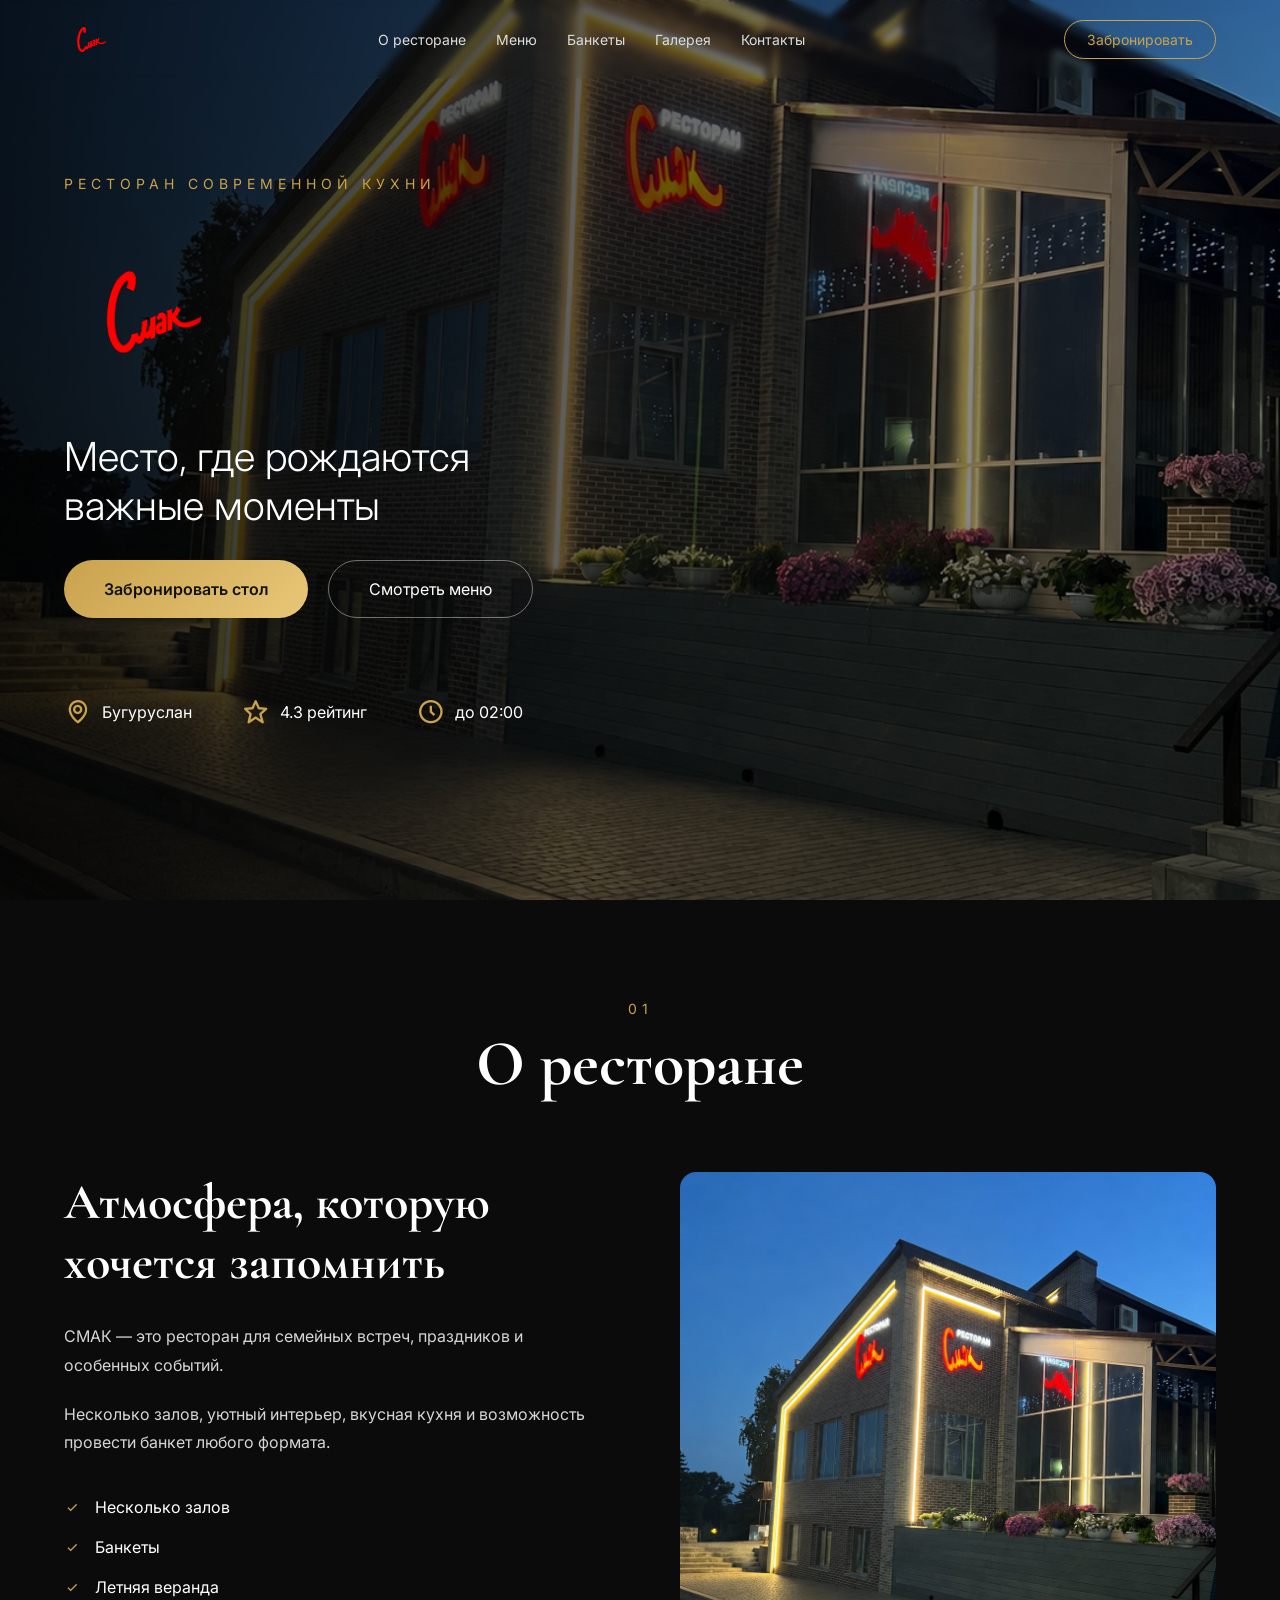
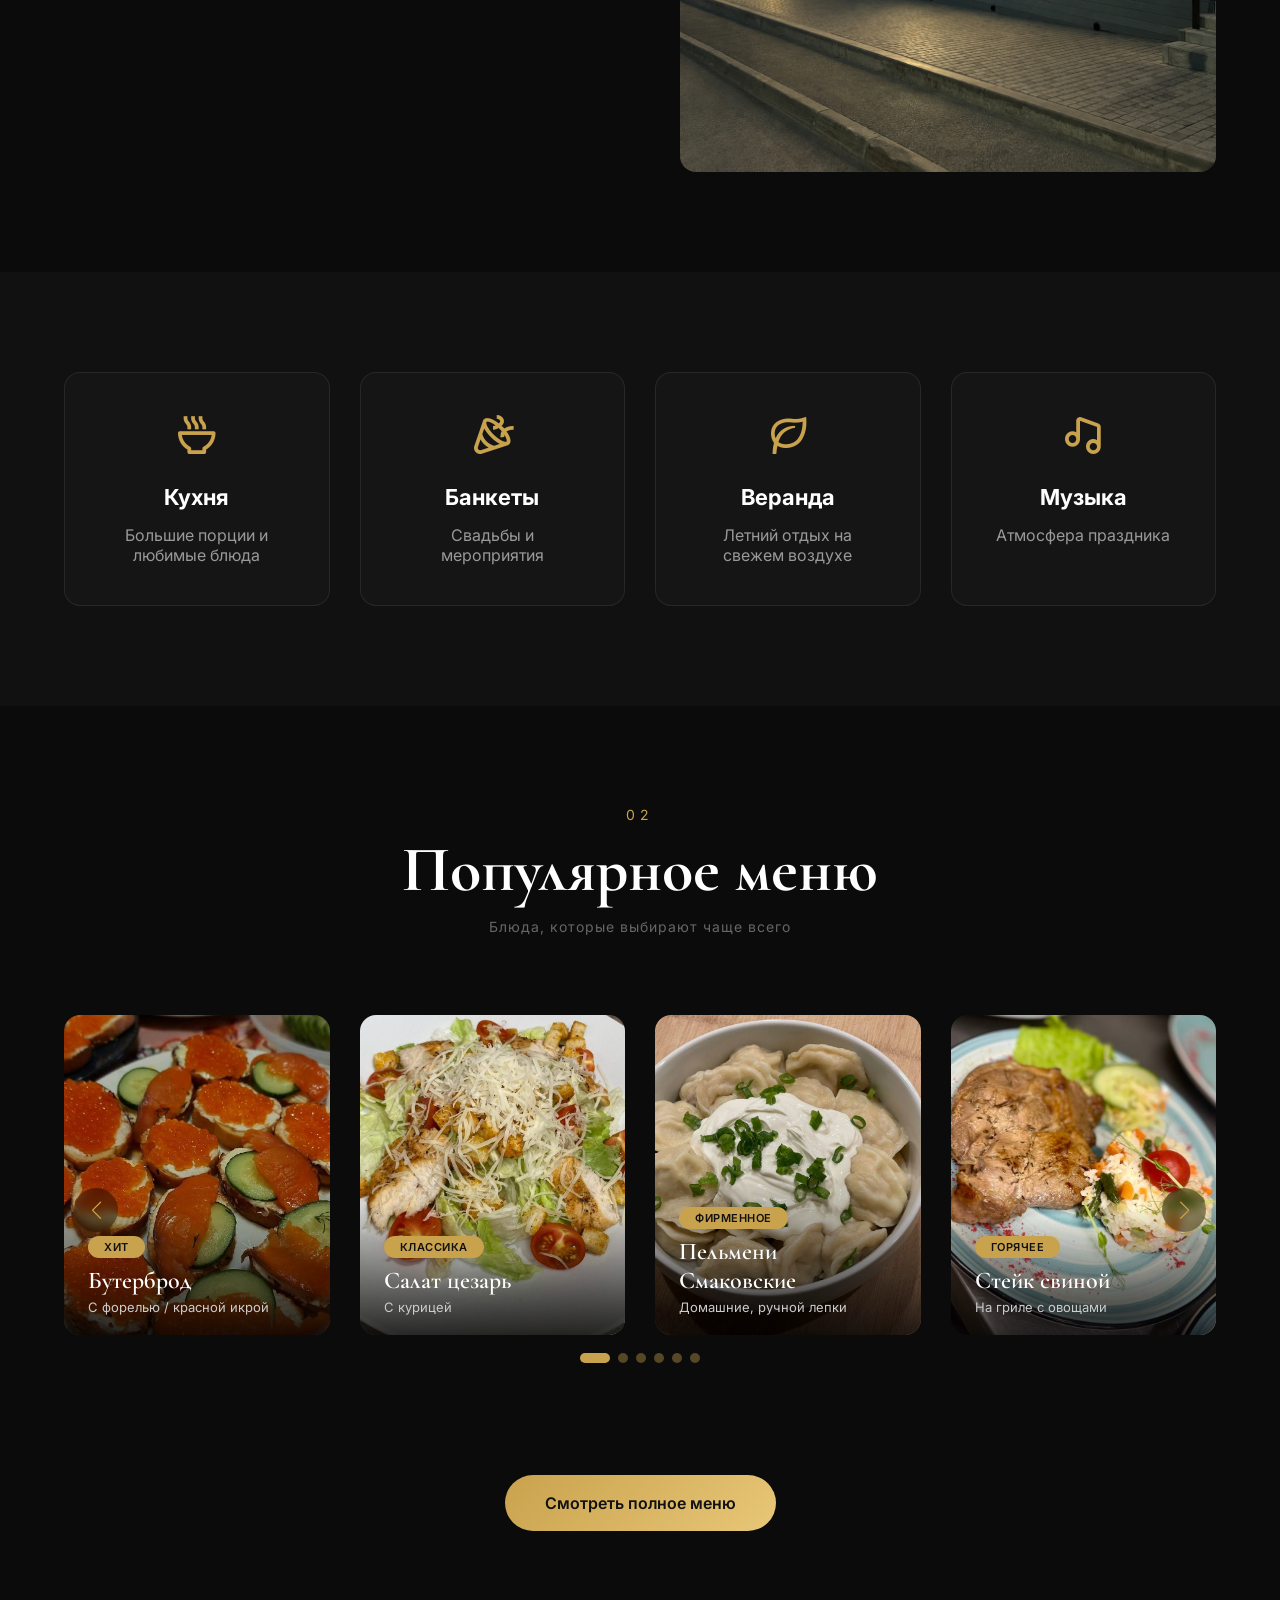
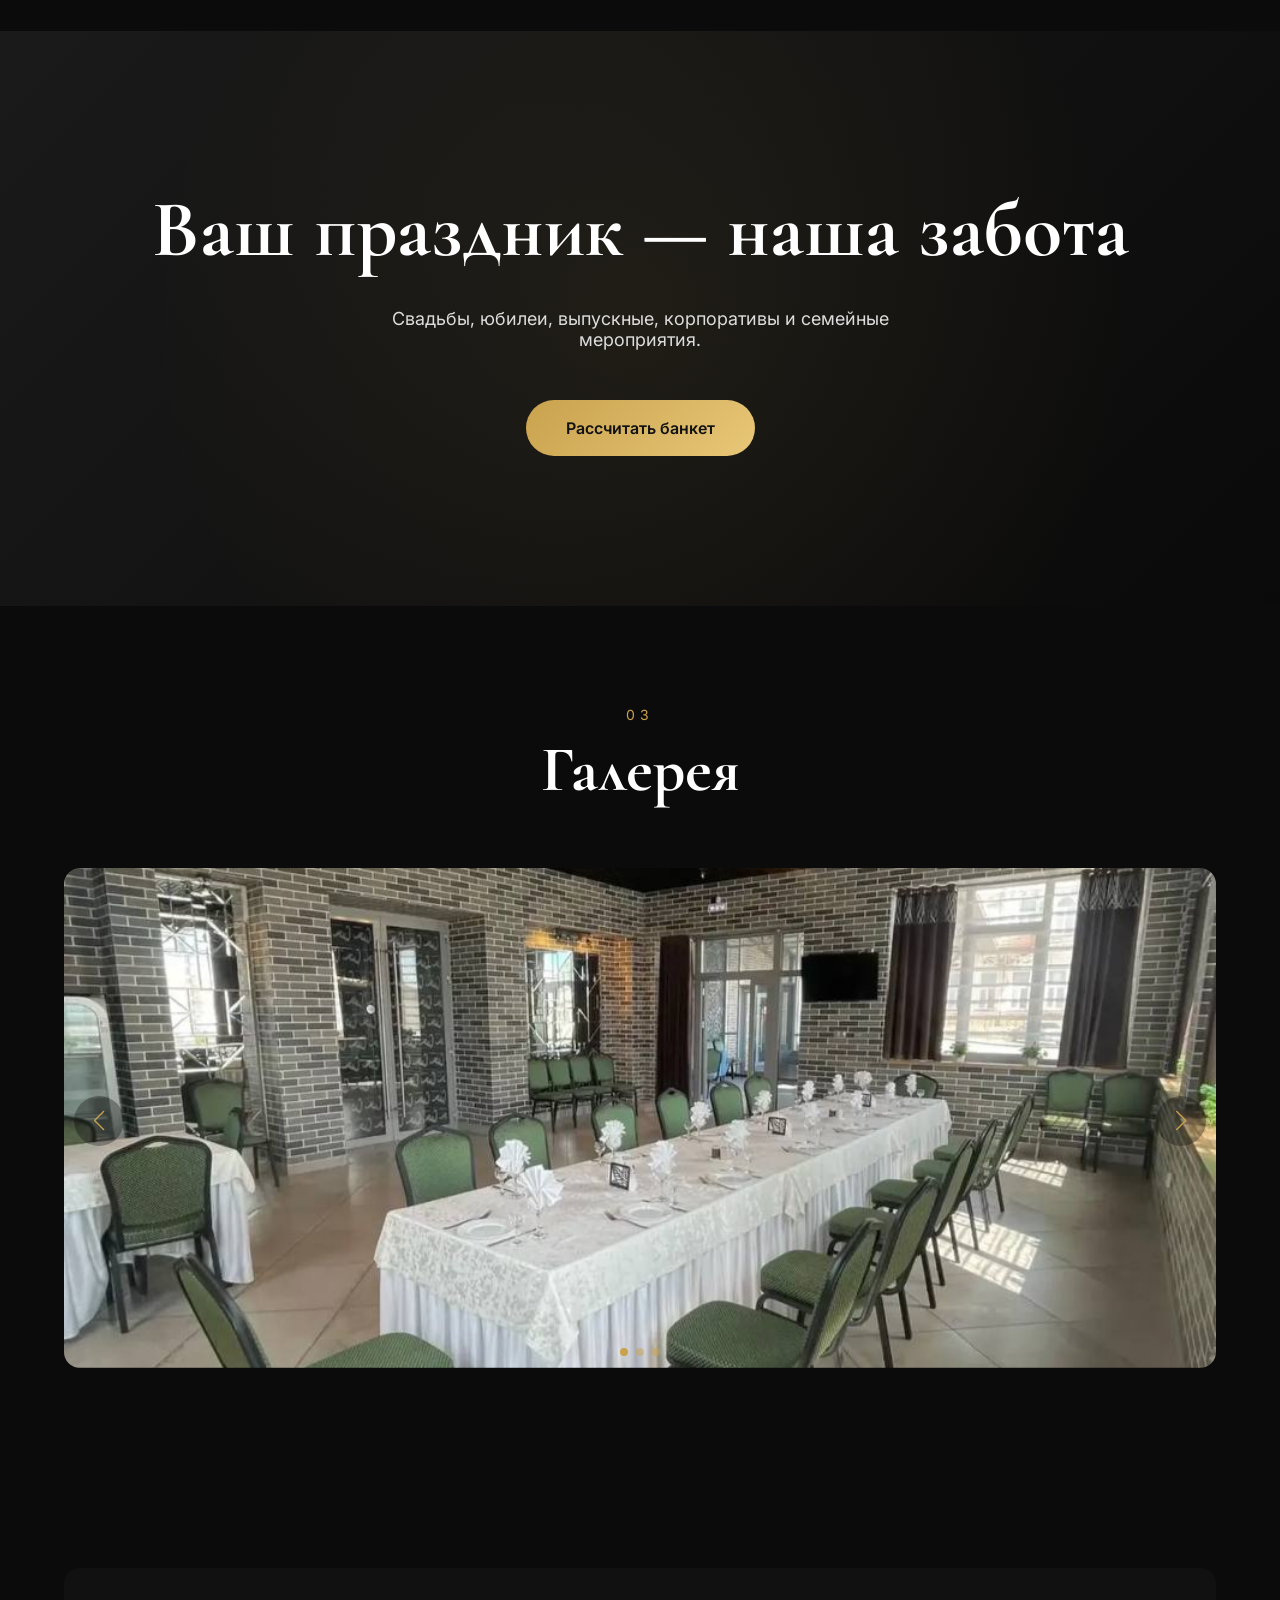
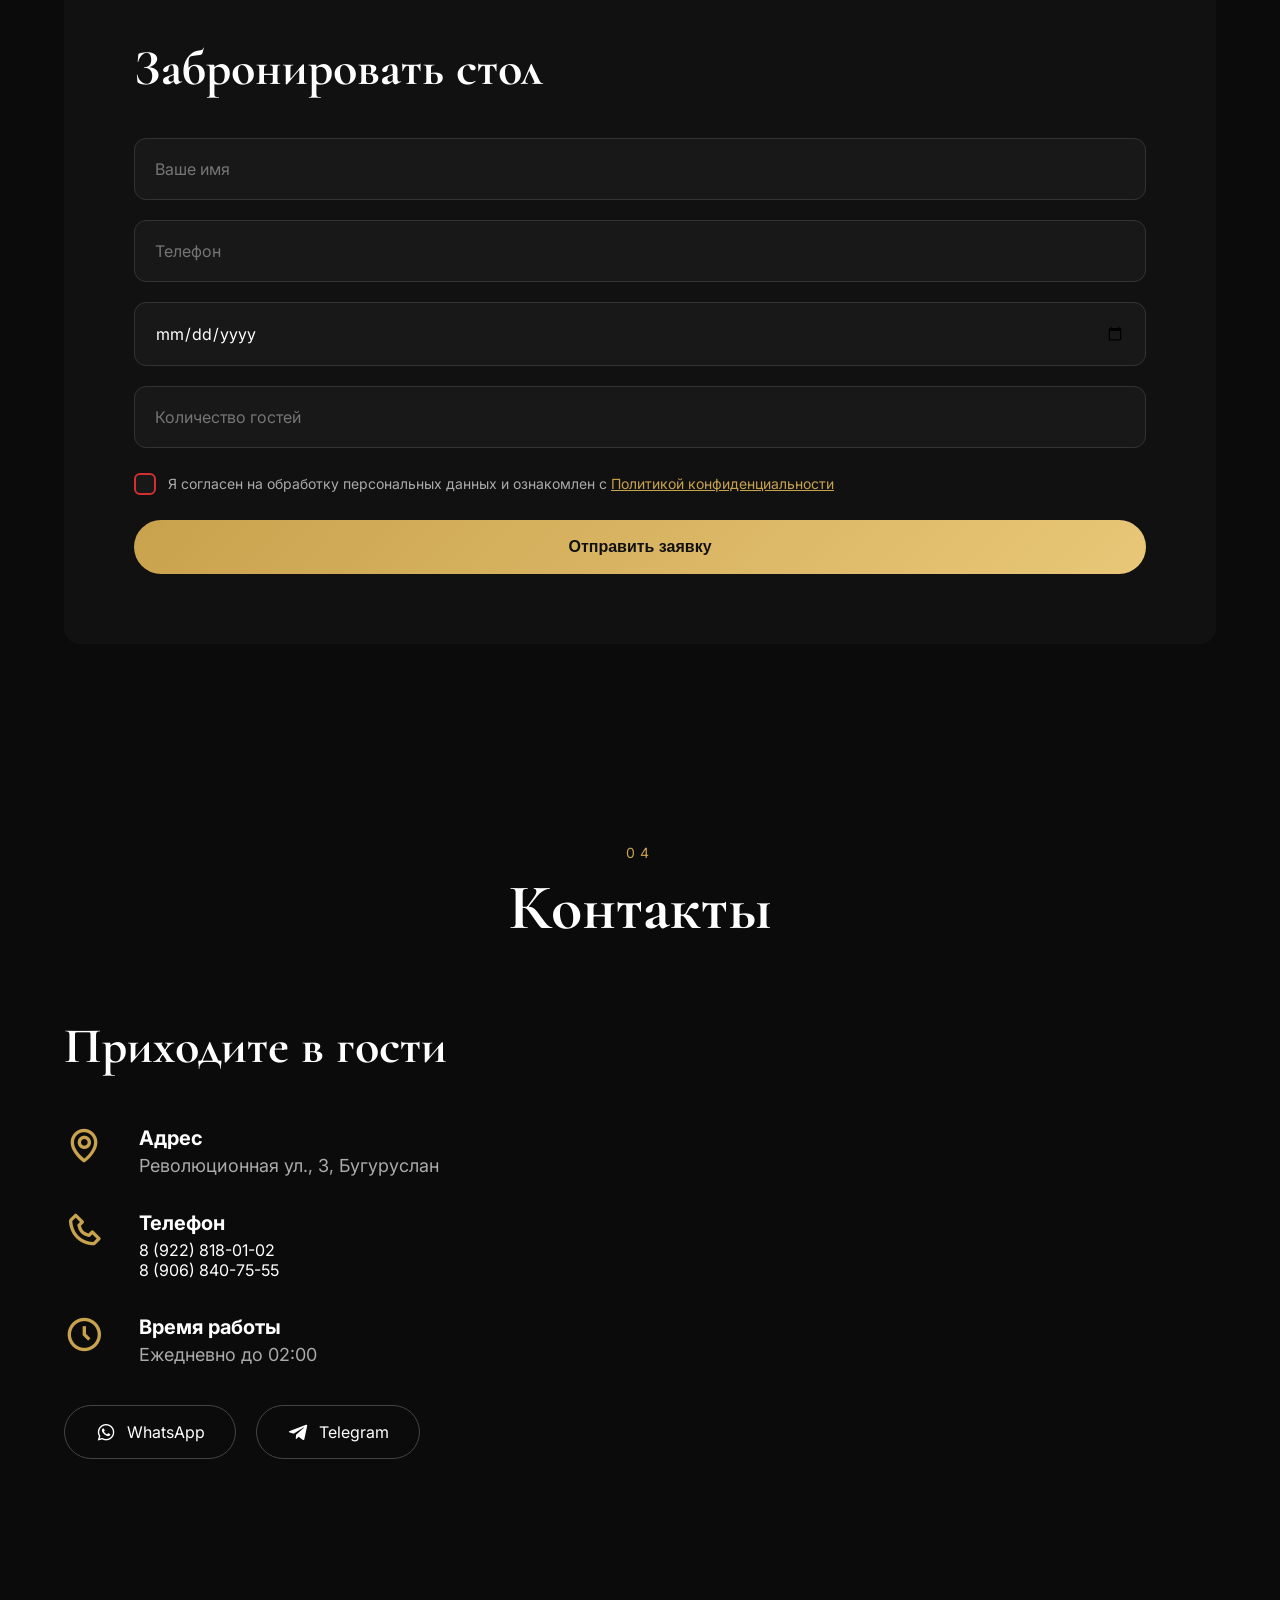
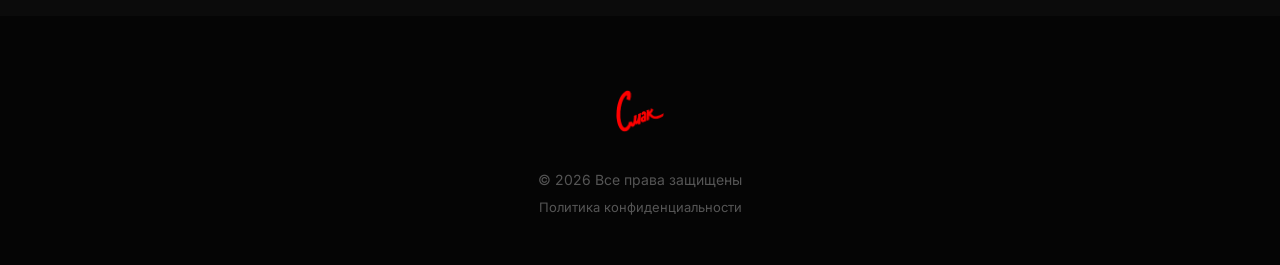
<file: index.html>
<!DOCTYPE html>
<html lang="ru">
<head>

<meta charset="UTF-8">
<meta name="viewport" content="width=device-width, initial-scale=1.0">
<title>СМАК — Ресторан в Бугуруслане</title>
<meta name="description" content="Ресторан Смак в Бугуруслане. Вкусная кухня, банкеты, свадьбы, летняя веранда и уютная атмосфера.">
<meta name="keywords" content="ресторан Бугуруслан, банкет Бугуруслан, свадьба Бугуруслан, кафе Смак">
<meta name="author" content="СМАК">
<meta name="theme-color" content="#0b0b0b">

<!-- Favicon (из пакета) -->
<link rel="icon" type="image/png" href="favicon-96x96.png" sizes="96x96">
<link rel="icon" type="image/svg+xml" href="favicon.svg">
<link rel="shortcut icon" href="favicon.ico">
<link rel="apple-touch-icon" sizes="180x180" href="apple-touch-icon.png">

<!-- PWA манифест -->
<link rel="manifest" href="site.webmanifest">
<meta name="apple-mobile-web-app-capable" content="yes">
<meta name="apple-mobile-web-app-status-bar-style" content="black-translucent">
<meta name="apple-mobile-web-app-title" content="СМАК">

<!-- Open Graph -->
<meta property="og:title" content="Ресторан СМАК">
<meta property="og:description" content="Место для важных событий и красивых вечеров">
<meta property="og:type" content="website">
<meta property="og:image" content="web-app-manifest-512x512.png">

<link rel="preconnect" href="https://fonts.googleapis.com">
<link rel="preconnect" href="https://fonts.gstatic.com" crossorigin>
<link href="https://fonts.googleapis.com/css2?family=Cormorant+Garamond:wght@400;500;600;700&family=Inter:wght@300;400;500;600&display=swap" rel="stylesheet">
<link href='https://unpkg.com/boxicons@2.1.4/css/boxicons.min.css' rel='stylesheet'>
<link rel="stylesheet" href="https://cdn.jsdelivr.net/npm/swiper@11/swiper-bundle.min.css">
<link rel="stylesheet" href="style.css">
</head>
<body>

<!-- Прелоадер -->
<div class="loader" aria-hidden="true">
    <div class="loader-logo">
        <img src="logo.png" alt="СМАК">
    </div>
</div>

<!-- Хедер -->
<header class="header">
    <div class="container nav-container">
        <a href="/" class="logo" aria-label="СМАК — на главную">
            <img src="logo.png" alt="СМАК">
        </a>

        <nav class="nav" aria-label="Основная навигация">
            <a href="#about">О ресторане</a>
            <a href="#menu">Меню</a>
            <a href="#banquet">Банкеты</a>
            <a href="#gallery">Галерея</a>
            <a href="#contacts">Контакты</a>
        </nav>

        <a href="#booking" class="nav-button">Забронировать</a>

        <button class="mobile-menu" aria-label="Открыть меню" aria-expanded="false">
            <i class='bx bx-menu'></i>
        </button>
    </div>
</header>

<!-- Hero -->
<section class="hero">
    <div class="hero-bg" aria-hidden="true"></div>
    <div class="hero-content container">
        <p class="hero-small">Ресторан современной кухни</p>
        <img src="logo.png" alt="СМАК" class="hero-logo">
        <h2>Место, где рождаются<br>важные моменты</h2>

        <div class="hero-buttons">
            <a href="#booking" class="button">Забронировать стол</a>
            <a href="#menu" class="button-outline">Смотреть меню</a>
        </div>

        <div class="hero-info">
            <div><i class='bx bx-map' aria-hidden="true"></i><p>Бугуруслан</p></div>
            <div><i class='bx bx-star' aria-hidden="true"></i><p>4.3 рейтинг</p></div>
            <div><i class='bx bx-time-five' aria-hidden="true"></i><p>до 02:00</p></div>
        </div>
    </div>
</section>

<!-- О ресторане -->
<section class="about section" id="about">
    <div class="container">
        <div class="section-title">
            <span>01</span>
            <h2>О ресторане</h2>
        </div>

        <div class="about-grid">
            <div class="about-text">
                <h3>Атмосфера, которую хочется запомнить</h3>
                <p>СМАК — это ресторан для семейных встреч, праздников и особенных событий.</p>
                <p>Несколько залов, уютный интерьер, вкусная кухня и возможность провести банкет любого формата.</p>

                <div class="about-items">
                    <div><i class='bx bx-check' aria-hidden="true"></i> Несколько залов</div>
                    <div><i class='bx bx-check' aria-hidden="true"></i> Банкеты</div>
                    <div><i class='bx bx-check' aria-hidden="true"></i> Летняя веранда</div>
                </div>
            </div>

            <div class="about-image">
                <img src="hol11.jpg" alt="Ресторан Смак" loading="lazy">
            </div>
        </div>
    </div>
</section>

<!-- Преимущества -->
<section class="features">
    <div class="container features-grid">
        <div class="feature-card">
            <i class='bx bx-bowl-hot' aria-hidden="true"></i>
            <h3>Кухня</h3>
            <p>Большие порции и любимые блюда</p>
        </div>

        <div class="feature-card">
            <i class='bx bx-party' aria-hidden="true"></i>
            <h3>Банкеты</h3>
            <p>Свадьбы и мероприятия</p>
        </div>

        <div class="feature-card">
            <i class='bx bx-leaf' aria-hidden="true"></i>
            <h3>Веранда</h3>
            <p>Летний отдых на свежем воздухе</p>
        </div>

        <div class="feature-card">
            <i class='bx bx-music' aria-hidden="true"></i>
            <h3>Музыка</h3>
            <p>Атмосфера праздника</p>
        </div>
    </div>
</section>

<!-- Популярное меню -->
<section class="popular-menu section" id="menu">
    <div class="container">
        <div class="section-title">
            <span>02</span>
            <h2>Популярное меню</h2>
            <p class="section-subtitle">Блюда, которые выбирают чаще всего</p>
        </div>

        <div class="swiper popularSwiper">
            <div class="swiper-wrapper">
                <div class="swiper-slide">
                    <div class="popular-item">
                        <img src="7.jpg" alt="Бутерброд с форелью и красной икрой" loading="lazy">
                        <div class="popular-overlay">
                            <span class="popular-label">Хит</span>
                            <h4>Бутерброд</h4>
                            <p>С форелью / красной икрой</p>
                        </div>
                    </div>
                </div>

                <div class="swiper-slide">
                    <div class="popular-item">
                        <img src="6.jpg" alt="Салат цезарь с курицей" loading="lazy">
                        <div class="popular-overlay">
                            <span class="popular-label">Классика</span>
                            <h4>Салат цезарь</h4>
                            <p>С курицей</p>
                        </div>
                    </div>
                </div>

                <div class="swiper-slide">
                    <div class="popular-item">
                        <img src="5.jpg" alt="Пельмени Смаковские" loading="lazy">
                        <div class="popular-overlay">
                            <span class="popular-label">Фирменное</span>
                            <h4>Пельмени Смаковские</h4>
                            <p>Домашние, ручной лепки</p>
                        </div>
                    </div>
                </div>

                <div class="swiper-slide">
                    <div class="popular-item">
                        <img src="9.jpg" alt="Стейк свиной на гриле" loading="lazy">
                        <div class="popular-overlay">
                            <span class="popular-label">Горячее</span>
                            <h4>Стейк свиной</h4>
                            <p>На гриле с овощами</p>
                        </div>
                    </div>
                </div>

                <div class="swiper-slide">
                    <div class="popular-item">
                        <img src="8.jpg" alt="Стейк семги с овощами" loading="lazy">
                        <div class="popular-overlay">
                            <span class="popular-label">Рыба</span>
                            <h4>Стейк семги</h4>
                            <p>С овощами и лимоном</p>
                        </div>
                    </div>
                </div>

                <div class="swiper-slide">
                    <div class="popular-item">
                        <img src="10.jpg" alt="Ассорти на углях" loading="lazy">
                        <div class="popular-overlay">
                            <span class="popular-label">Мангал</span>
                            <h4>Ассорти на углях</h4>
                            <p>Из разных видов мяса</p>
                        </div>
                    </div>
                </div>
            </div>

            <div class="swiper-pagination"></div>
            <div class="swiper-button-next" aria-label="Следующий слайд"></div>
            <div class="swiper-button-prev" aria-label="Предыдущий слайд"></div>
        </div>

        <div class="menu-button-wrapper">
            <a href="menu.html" class="button">Смотреть полное меню</a>
        </div>
    </div>
</section>

<!-- Банкеты -->
<section class="banquet" id="banquet">
    <div class="container">
        <h2>Ваш праздник — наша забота</h2>
        <p>Свадьбы, юбилеи, выпускные, корпоративы и семейные мероприятия.</p>
        <a href="#booking" class="button">Рассчитать банкет</a>
    </div>
</section>

<!-- Галерея -->
<section class="gallery section" id="gallery">
    <div class="container">
        <div class="section-title">
            <span>03</span>
            <h2>Галерея</h2>
        </div>

        <div class="swiper gallerySwiper">
            <div class="swiper-wrapper">
                <div class="swiper-slide">
                    <img src="1.jpg" alt="Интерьер ресторана" loading="lazy">
                </div>
                <div class="swiper-slide">
                    <img src="2.jpg" alt="Зал ресторана" loading="lazy">
                </div>
                <div class="swiper-slide">
                    <img src="3.jpg" alt="Блюдо ресторана" loading="lazy">
                </div>
            </div>
            <div class="swiper-pagination"></div>
            <div class="swiper-button-next" aria-label="Следующий слайд"></div>
            <div class="swiper-button-prev" aria-label="Предыдущий слайд"></div>
        </div>
    </div>
</section>

<!-- Бронирование -->
<section class="booking section" id="booking">
    <div class="container">
        <div class="booking-box">
            <h2>Забронировать стол</h2>

            <form id="bookingForm">
                <!-- Honeypot для защиты от спама -->
                <input type="text" name="_company" tabindex="-1" autocomplete="off" class="hidden-field">

                <input type="text" name="Имя" placeholder="Ваше имя" required minlength="2" maxlength="50">
                <input type="tel" name="Телефон" placeholder="Телефон" required>
                <input type="date" name="Дата" required>

                <input 
                    type="text" 
                    name="Гости" 
                    list="guestsList" 
                    placeholder="Количество гостей" 
                    required
                    inputmode="numeric"
                    autocomplete="off"
                >
                <datalist id="guestsList">
                    <option value="1">1 человек</option>
                    <option value="2">2 человека</option>
                    <option value="3">3 человека</option>
                    <option value="4">4 человека</option>
                    <option value="5">5 человек</option>
                    <option value="6">6 человек</option>
                    <option value="8">8 человек</option>
                    <option value="10">10 человек</option>
                    <option value="15">15 человек</option>
                    <option value="20">20 человек</option>
                    <option value="30">30 человек</option>
                    <option value="50">50 человек</option>
                    <option value="100">100 человек</option>
                </datalist>

                <!-- Галочка согласия (обязательная) -->
                <label class="checkbox-agree">
                    <input type="checkbox" name="Согласие" required>
                    <span>Я согласен на обработку персональных данных и ознакомлен с <a href="privacy.html" target="_blank">Политикой конфиденциальности</a></span>
                </label>

                <button type="submit" class="button">Отправить заявку</button>
            </form>
        </div>
    </div>
</section>

<!-- Контакты -->
<section class="contacts-full section" id="contacts">
    <div class="container">
        <div class="section-title">
            <span>04</span>
            <h2>Контакты</h2>
        </div>

        <div class="contact-grid-full">
            <div class="contact-info-full">
                <h3>Приходите в гости</h3>

                <div class="contact-item-full">
                    <i class='bx bx-map' aria-hidden="true"></i>
                    <div>
                        <h4>Адрес</h4>
                        <p>Революционная ул., 3, Бугуруслан</p>
                    </div>
                </div>

                <div class="contact-item-full">
                    <i class='bx bx-phone' aria-hidden="true"></i>
                    <div>
                        <h4>Телефон</h4>
                        <a href="tel:89228180102">8 (922) 818-01-02</a>
                        <a href="tel:89068407555">8 (906) 840-75-55</a>
                    </div>
                </div>

                <div class="contact-item-full">
                    <i class='bx bx-time-five' aria-hidden="true"></i>
                    <div>
                        <h4>Время работы</h4>
                        <p>Ежедневно до 02:00</p>
                    </div>
                </div>

                <div class="social-buttons-full">
                    <a href="#" class="social-full" aria-label="WhatsApp">
                        <i class='bx bxl-whatsapp' aria-hidden="true"></i>
                        WhatsApp
                    </a>
                    <a href="#" class="social-full" aria-label="Telegram">
                        <i class='bx bxl-telegram' aria-hidden="true"></i>
                        Telegram
                    </a>
                </div>
            </div>

            <div class="map-box-full">
                <iframe 
                    src="https://yandex.ru/map-widget/v1/?ll=52.434909%2C53.648707&z=17&l=map&pt=52.434909%2C53.648707%2Cflag" 
                    allowfullscreen="true"
                    loading="lazy"
                    title="Карта — ресторан СМАК">
                </iframe>
            </div>
        </div>
    </div>
</section>

<!-- Футер -->
<footer>
    <div class="container">
        <img src="logo.png" alt="СМАК" class="footer-logo">
        <p>© 2026 Все права защищены</p>
        <p class="footer-link"><a href="privacy.html">Политика конфиденциальности</a></p>
    </div>
</footer>

<!-- Скрипты -->
<script src="https://cdn.jsdelivr.net/npm/swiper@11/swiper-bundle.min.js" defer></script>
<script src="script.js" defer></script>

</body>
</html>
</file>
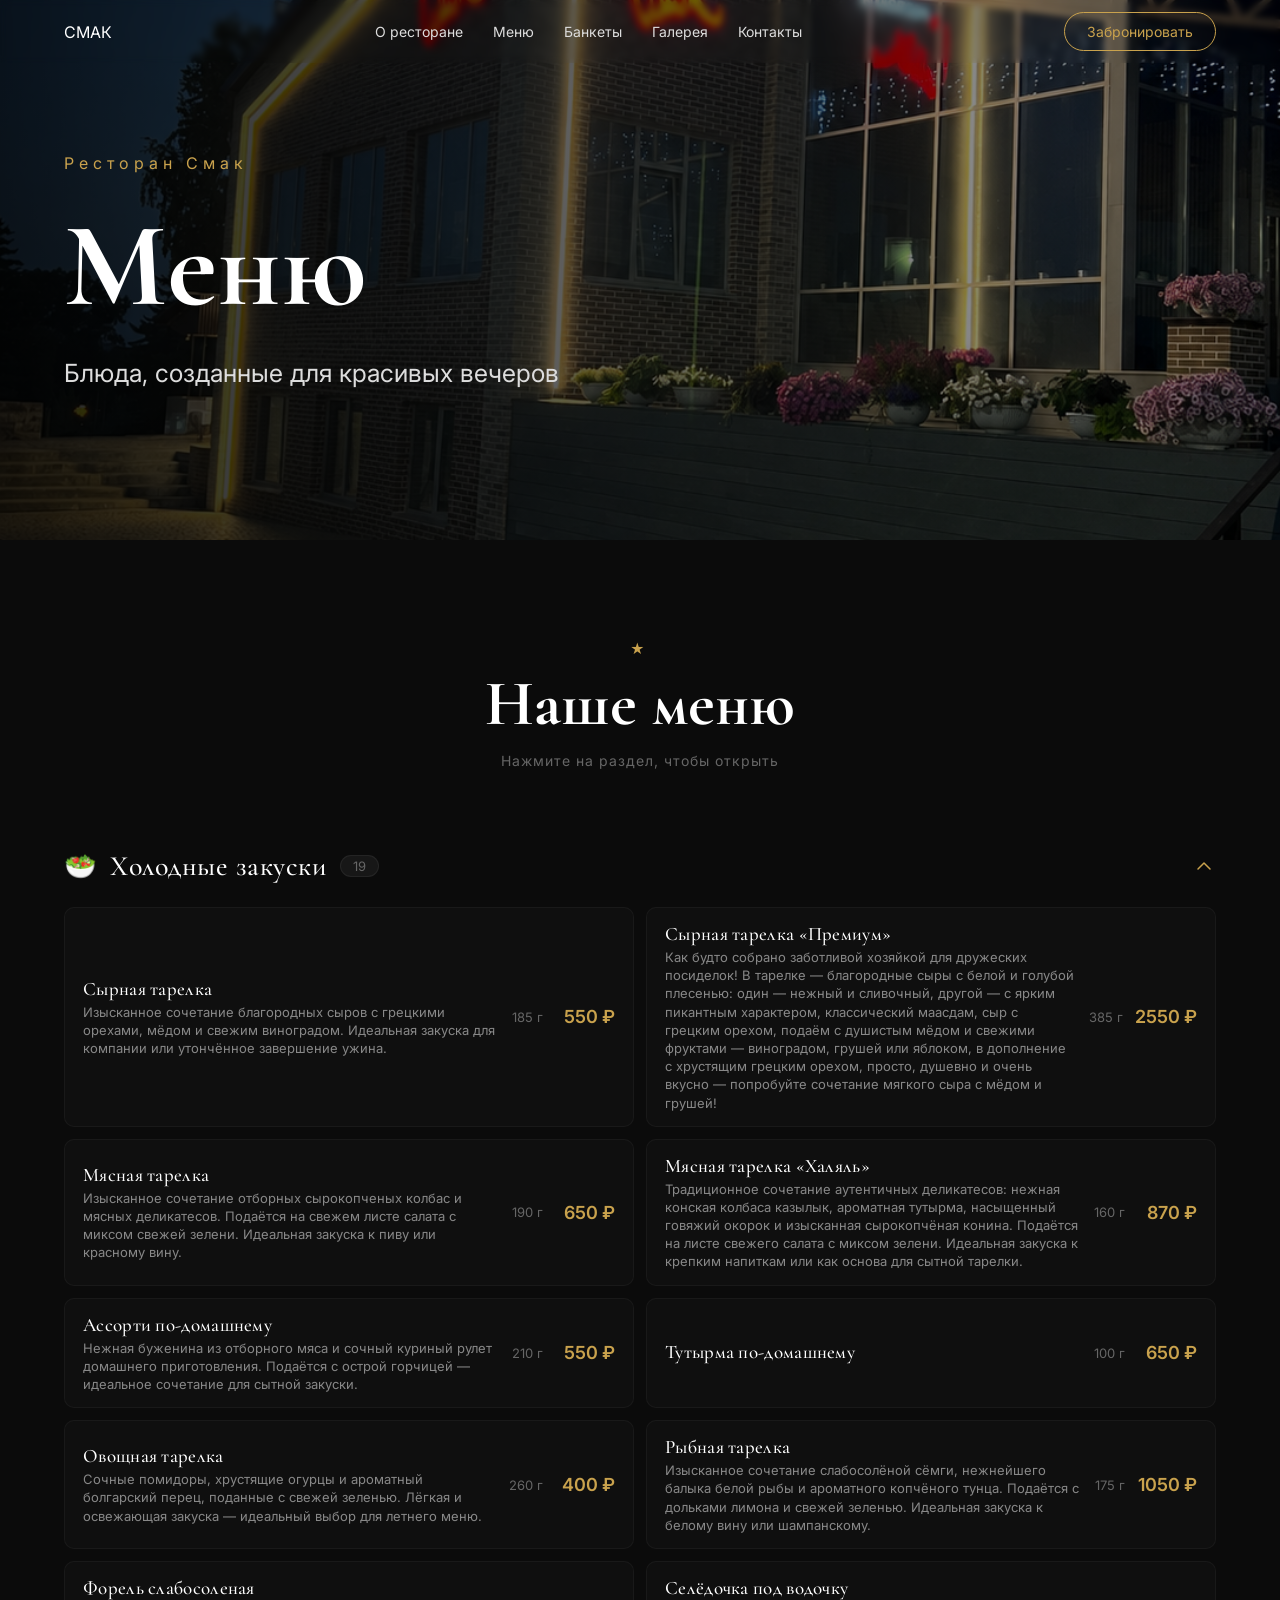
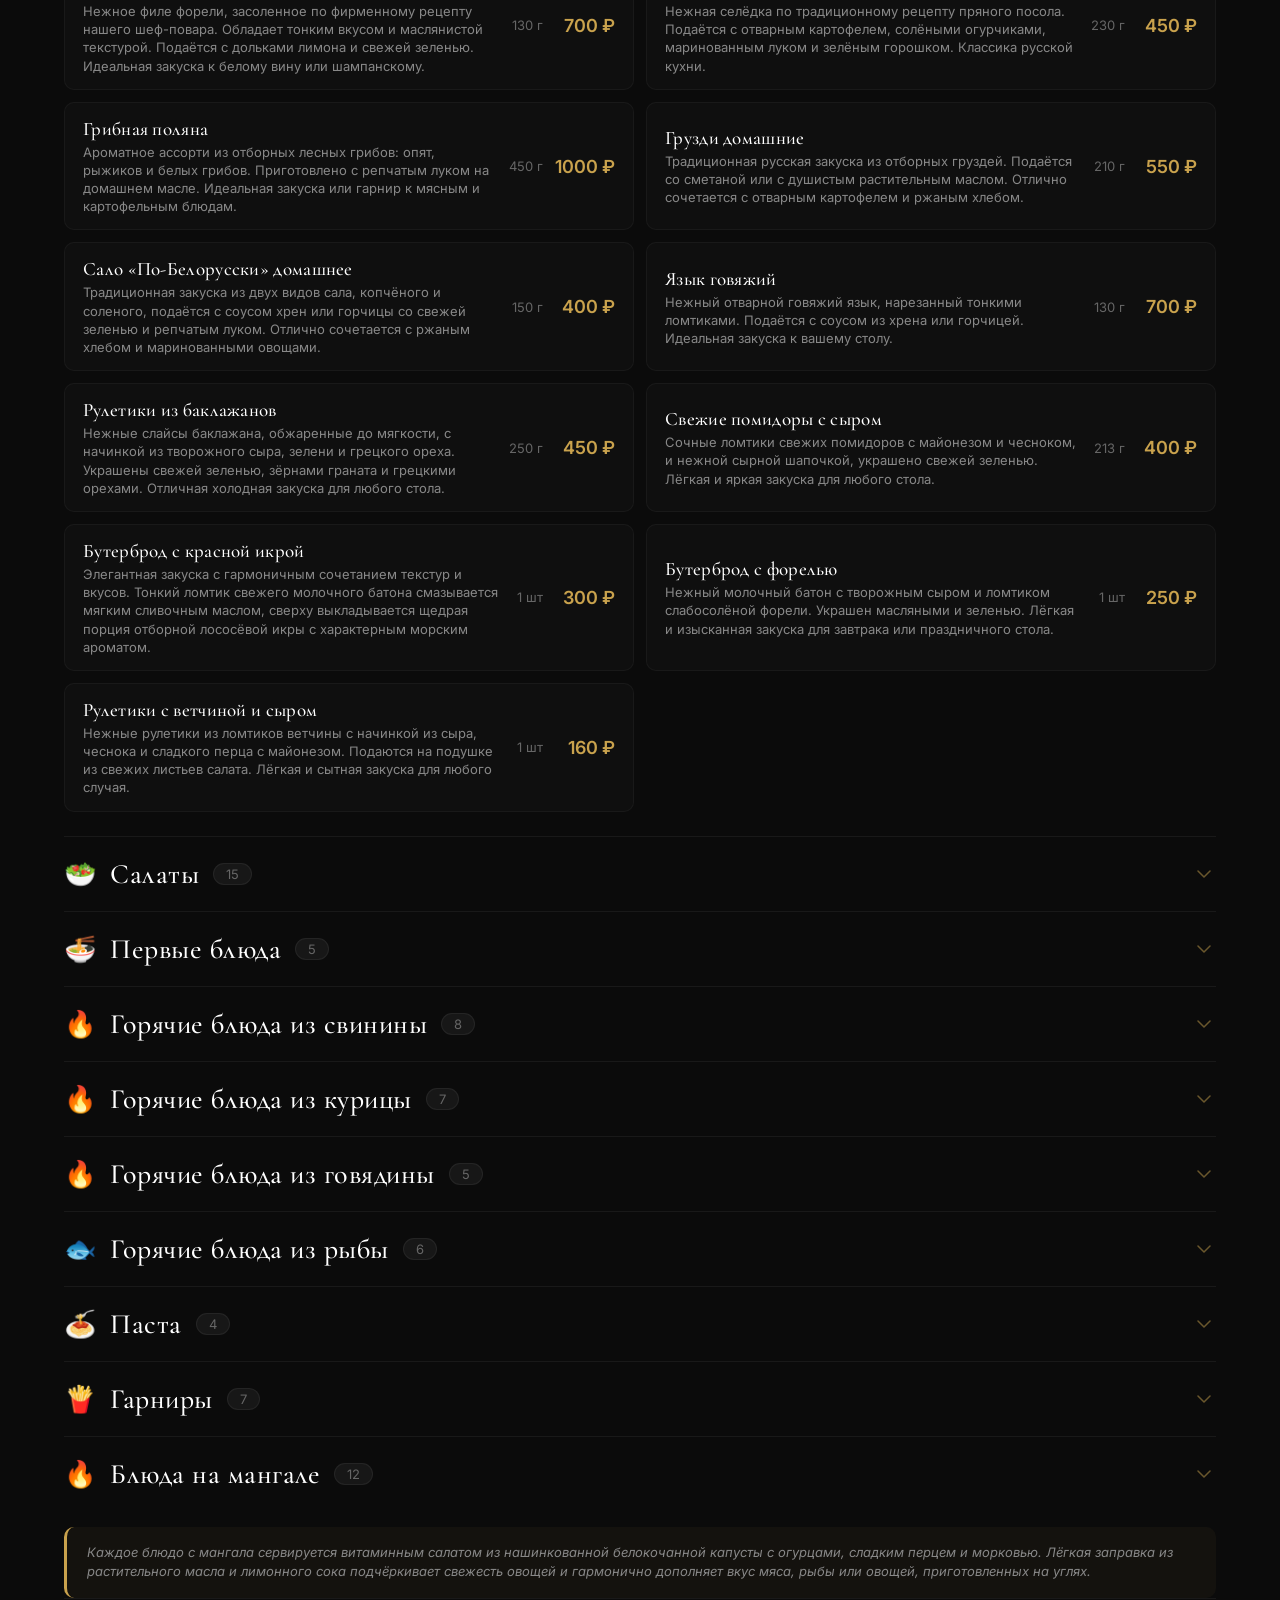
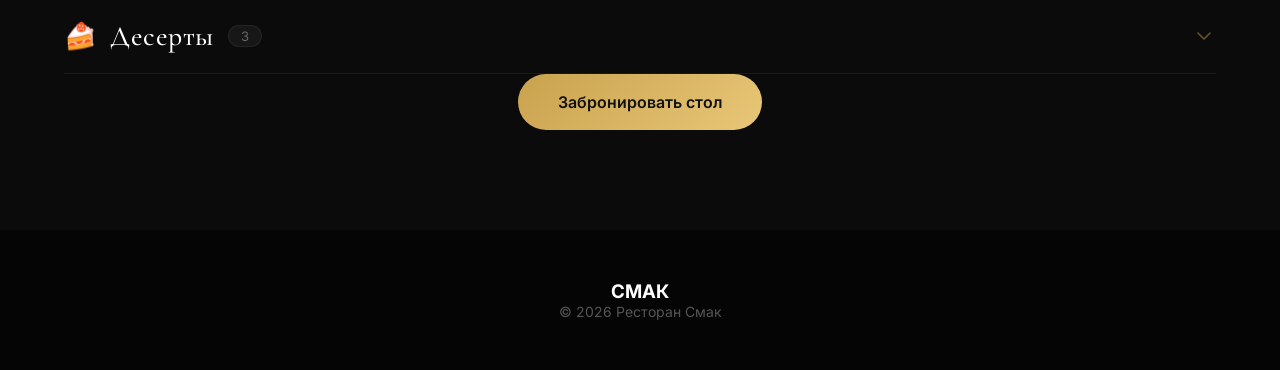
<file: menu.html>
<!DOCTYPE html>
<html lang="ru">
<head>
    <meta charset="UTF-8">
    <meta name="viewport" content="width=device-width, initial-scale=1.0">
    <title>Меню — Ресторан Смак</title>
    <meta name="description" content="Меню ресторана Смак в Бугуруслане. Авторские блюда, горячие блюда, гриль, десерты и напитки.">
    <link rel="preconnect" href="https://fonts.googleapis.com">
    <link rel="preconnect" href="https://fonts.gstatic.com" crossorigin>
    <link href="https://fonts.googleapis.com/css2?family=Cormorant+Garamond:wght@400;500;600;700&family=Inter:wght@300;400;500;600&display=swap" rel="stylesheet">
    <link href='https://unpkg.com/boxicons@2.1.4/css/boxicons.min.css' rel='stylesheet'>
    <link rel="stylesheet" href="style.css">
    <link rel="icon" type="image/png" href="favicon-96x96.png" sizes="96x96">
    <link rel="icon" type="image/svg+xml" href="favicon.svg">
    <link rel="shortcut icon" href="favicon.ico">
    <link rel="apple-touch-icon" sizes="180x180" href="apple-touch-icon.png">
    <link rel="manifest" href="site.webmanifest">
<meta name="theme-color" content="#0b0b0b">
</head>
<body>

<header class="header">
    <div class="container nav-container">
        <a href="index.html" class="logo">СМАК</a>
        <nav class="nav">
            <a href="index.html#about">О ресторане</a>
            <a href="menu.html">Меню</a>
            <a href="index.html#banquet">Банкеты</a>
            <a href="index.html#gallery">Галерея</a>
            <a href="index.html#contacts">Контакты</a>
        </nav>
        <a href="index.html#booking" class="nav-button">Забронировать</a>
        <div class="mobile-menu">
            <i class='bx bx-menu'></i>
        </div>
    </div>
</header>

<section class="page-hero">
    <div class="container">
        <span>Ресторан Смак</span>
        <h1>Меню</h1>
        <p>Блюда, созданные для красивых вечеров</p>
    </div>
</section>

<section class="full-menu section">
    <div class="container">
        <div class="section-title">
            <span>★</span>
            <h2>Наше меню</h2>
            <p class="section-subtitle">Нажмите на раздел, чтобы открыть</p>
        </div>

        <!-- ========== ХОЛОДНЫЕ ЗАКУСКИ ========== -->
        <div class="menu-category active">
            <div class="menu-category-header">
                <div class="menu-category-title">
                    <span class="menu-category-icon">🥗</span>
                    <h3>Холодные закуски</h3>
                    <span class="menu-category-count">19</span>
                </div>
                <span class="menu-category-arrow">
                    <svg width="24" height="24" viewBox="0 0 24 24" fill="none" stroke="currentColor" stroke-width="1.5" stroke-linecap="round" stroke-linejoin="round">
                        <polyline points="6 9 12 15 18 9"></polyline>
                    </svg>
                </span>
            </div>
            <div class="menu-items">
                <div class="menu-item">
                    <div class="menu-item-info">
                        <h4>Сырная тарелка</h4>
                        <p>Изысканное сочетание благородных сыров с грецкими орехами, мёдом и свежим виноградом. Идеальная закуска для компании или утончённое завершение ужина.</p>
                    </div>
                    <div class="menu-item-meta">
                        <span class="weight">185 г</span>
                        <span class="price">550 ₽</span>
                    </div>
                </div>
                <div class="menu-item">
                    <div class="menu-item-info">
                        <h4>Сырная тарелка «Премиум»</h4>
                        <p>Как будто собрано заботливой хозяйкой для дружеских посиделок! В тарелке — благородные сыры с белой и голубой плесенью: один — нежный и сливочный, другой — с ярким пикантным характером, классический маасдам, сыр с грецким орехом, подаём с душистым мёдом и свежими фруктами — виноградом, грушей или яблоком, в дополнение с хрустящим грецким орехом, просто, душевно и очень вкусно — попробуйте сочетание мягкого сыра с мёдом и грушей!</p>
                    </div>
                    <div class="menu-item-meta">
                        <span class="weight">385 г</span>
                        <span class="price">2550 ₽</span>
                    </div>
                </div>
                <div class="menu-item">
                    <div class="menu-item-info">
                        <h4>Мясная тарелка</h4>
                        <p>Изысканное сочетание отборных сырокопченых колбас и мясных деликатесов. Подаётся на свежем листе салата с миксом свежей зелени. Идеальная закуска к пиву или красному вину.</p>
                    </div>
                    <div class="menu-item-meta">
                        <span class="weight">190 г</span>
                        <span class="price">650 ₽</span>
                    </div>
                </div>
                <div class="menu-item">
                    <div class="menu-item-info">
                        <h4>Мясная тарелка «Халяль»</h4>
                        <p>Традиционное сочетание аутентичных деликатесов: нежная конская колбаса казылык, ароматная тутырма, насыщенный говяжий окорок и изысканная сырокопчёная конина. Подаётся на листе свежего салата с миксом зелени. Идеальная закуска к крепким напиткам или как основа для сытной тарелки.</p>
                    </div>
                    <div class="menu-item-meta">
                        <span class="weight">160 г</span>
                        <span class="price">870 ₽</span>
                    </div>
                </div>
                <div class="menu-item">
                    <div class="menu-item-info">
                        <h4>Ассорти по-домашнему</h4>
                        <p>Нежная буженина из отборного мяса и сочный куриный рулет домашнего приготовления. Подаётся с острой горчицей — идеальное сочетание для сытной закуски.</p>
                    </div>
                    <div class="menu-item-meta">
                        <span class="weight">210 г</span>
                        <span class="price">550 ₽</span>
                    </div>
                </div>
                <div class="menu-item">
                    <div class="menu-item-info">
                        <h4>Тутырма по-домашнему</h4>
                        <p></p>
                    </div>
                    <div class="menu-item-meta">
                        <span class="weight">100 г</span>
                        <span class="price">650 ₽</span>
                    </div>
                </div>
                <div class="menu-item">
                    <div class="menu-item-info">
                        <h4>Овощная тарелка</h4>
                        <p>Сочные помидоры, хрустящие огурцы и ароматный болгарский перец, поданные с свежей зеленью. Лёгкая и освежающая закуска — идеальный выбор для летнего меню.</p>
                    </div>
                    <div class="menu-item-meta">
                        <span class="weight">260 г</span>
                        <span class="price">400 ₽</span>
                    </div>
                </div>
                <div class="menu-item">
                    <div class="menu-item-info">
                        <h4>Рыбная тарелка</h4>
                        <p>Изысканное сочетание слабосолёной сёмги, нежнейшего балыка белой рыбы и ароматного копчёного тунца. Подаётся с дольками лимона и свежей зеленью. Идеальная закуска к белому вину или шампанскому.</p>
                    </div>
                    <div class="menu-item-meta">
                        <span class="weight">175 г</span>
                        <span class="price">1050 ₽</span>
                    </div>
                </div>
                <div class="menu-item">
                    <div class="menu-item-info">
                        <h4>Форель слабосоленая</h4>
                        <p>Нежное филе форели, засоленное по фирменному рецепту нашего шеф-повара. Обладает тонким вкусом и маслянистой текстурой. Подаётся с дольками лимона и свежей зеленью. Идеальная закуска к белому вину или шампанскому.</p>
                    </div>
                    <div class="menu-item-meta">
                        <span class="weight">130 г</span>
                        <span class="price">700 ₽</span>
                    </div>
                </div>
                 <div class="menu-item">
                    <div class="menu-item-info">
                        <h4>Селёдочка под водочку</h4>
                        <p>Нежная селёдка по традиционному рецепту пряного посола. Подаётся с отварным картофелем, солёными огурчиками, маринованным луком и зелёным горошком. Классика русской кухни.</p>
                    </div>
                    <div class="menu-item-meta">
                        <span class="weight">230 г</span>
                        <span class="price">450 ₽</span>
                    </div>
                </div>
                <div class="menu-item">
                    <div class="menu-item-info">
                        <h4>Грибная поляна</h4>
                        <p>Ароматное ассорти из отборных лесных грибов: опят, рыжиков и белых грибов. Приготовлено с репчатым луком на домашнем масле. Идеальная закуска или гарнир к мясным и картофельным блюдам.</p>
                    </div>
                    <div class="menu-item-meta">
                        <span class="weight">450 г</span>
                        <span class="price">1000 ₽</span>
                    </div>
                </div>
                <div class="menu-item">
                    <div class="menu-item-info">
                        <h4>Грузди домашние</h4>
                        <p>Традиционная русская закуска из отборных груздей. Подаётся со сметаной или с душистым растительным маслом. Отлично сочетается с отварным картофелем и ржаным хлебом.</p>
                    </div>
                    <div class="menu-item-meta">
                        <span class="weight">210 г</span>
                        <span class="price">550 ₽</span>
                    </div>
                </div>
                <div class="menu-item">
                    <div class="menu-item-info">
                        <h4>Сало «По-Белорусски» домашнее</h4>
                        <p>Традиционная закуска из двух видов сала, копчёного и соленого, подаётся с соусом хрен или горчицы со свежей зеленью и репчатым луком. Отлично сочетается с ржаным хлебом и маринованными овощами.</p>
                    </div>
                    <div class="menu-item-meta">
                        <span class="weight">150 г</span>
                        <span class="price">400 ₽</span>
                    </div>
                </div>
                <div class="menu-item">
                    <div class="menu-item-info">
                        <h4>Язык говяжий</h4>
                        <p>Нежный отварной говяжий язык, нарезанный тонкими ломтиками. Подаётся с соусом из хрена или горчицей. Идеальная закуска к вашему столу.</p>
                    </div>
                    <div class="menu-item-meta">
                        <span class="weight">130 г</span>
                        <span class="price">700 ₽</span>
                    </div>
                </div>
                <div class="menu-item">
                    <div class="menu-item-info">
                        <h4>Рулетики из баклажанов</h4>
                        <p>Нежные слайсы баклажана, обжаренные до мягкости, с начинкой из творожного сыра, зелени и грецкого ореха. Украшены свежей зеленью, зёрнами граната и грецкими орехами. Отличная холодная закуска для любого стола.</p>
                    </div>
                    <div class="menu-item-meta">
                        <span class="weight">250 г</span>
                        <span class="price">450 ₽</span>
                    </div>
                </div>
                <div class="menu-item">
                    <div class="menu-item-info">
                        <h4>Свежие помидоры с сыром</h4>
                        <p>Сочные ломтики свежих помидоров с майонезом и чесноком, и нежной сырной шапочкой, украшено свежей зеленью. Лёгкая и яркая закуска для любого стола.</p>
                    </div>
                    <div class="menu-item-meta">
                        <span class="weight">213 г</span>
                        <span class="price">400 ₽</span>
                    </div>
                </div>
                <div class="menu-item">
                    <div class="menu-item-info">
                        <h4>Бутерброд с красной икрой</h4>
                        <p>Элегантная закуска с гармоничным сочетанием текстур и вкусов. Тонкий ломтик свежего молочного батона смазывается мягким сливочным маслом, сверху выкладывается щедрая порция отборной лососёвой икры с характерным морским ароматом.</p>
                    </div>
                    <div class="menu-item-meta">
                        <span class="weight">1 шт</span>
                        <span class="price">300 ₽</span>
                    </div>
                </div>
                <div class="menu-item">
                    <div class="menu-item-info">
                        <h4>Бутерброд с форелью</h4>
                        <p>Нежный молочный батон с творожным сыром и ломтиком слабосолёной форели. Украшен масляными и зеленью. Лёгкая и изысканная закуска для завтрака или праздничного стола.</p>
                    </div>
                    <div class="menu-item-meta">
                        <span class="weight">1 шт</span>
                        <span class="price">250 ₽</span>
                    </div>
                </div>
                <div class="menu-item">
                    <div class="menu-item-info">
                        <h4>Рулетики с ветчиной и сыром</h4>
                        <p>Нежные рулетики из ломтиков ветчины с начинкой из сыра, чеснока и сладкого перца с майонезом. Подаются на подушке из свежих листьев салата. Лёгкая и сытная закуска для любого случая.</p>
                    </div>
                    <div class="menu-item-meta">
                        <span class="weight">1 шт</span>
                        <span class="price">160 ₽</span>
                    </div>
                </div>
            </div>
        </div>

        <!-- ========== САЛАТЫ ========== -->
        <div class="menu-category">
            <div class="menu-category-header">
                <div class="menu-category-title">
                    <span class="menu-category-icon">🥗</span>
                    <h3>Салаты</h3>
                    <span class="menu-category-count">15</span>
                </div>
                <span class="menu-category-arrow">
                    <svg width="24" height="24" viewBox="0 0 24 24" fill="none" stroke="currentColor" stroke-width="1.5" stroke-linecap="round" stroke-linejoin="round">
                        <polyline points="6 9 12 15 18 9"></polyline>
                    </svg>
                </span>
            </div>
            <div class="menu-items">
                <div class="menu-item">
                    <div class="menu-item-info">
                        <h4>Салат Самара</h4>
                        <p>Сытный и сочный салат из ветчины, куриного филе, свежих огурцов, жареных шампиньонов и яиц под майонезом. Идеальное сочетание проверенных ингредиентов для любого стола.</p>
                    </div>
                    <div class="menu-item-meta">
                        <span class="weight">150 г</span>
                        <span class="price">350 ₽</span>
                    </div>
                </div>
                <div class="menu-item">
                    <div class="menu-item-info">
                        <h4>Цезарь с курицей</h4>
                        <p>Сочные листья айсберга с обжаренным куриным филе, помидорами черри, перепелиными яйцами, хрустящими сухариками и тёртым пармезаном под фирменным соусом «Цезарь». Классика, проверенная временем.</p>
                    </div>
                    <div class="menu-item-meta">
                        <span class="weight">220 г</span>
                        <span class="price">580 ₽</span>
                    </div>
                </div>
                <div class="menu-item">
                    <div class="menu-item-info">
                        <h4>Цезарь с лососем</h4>
                        <p>Свежие листья айсберга с ломтиками слабосолёной форели, помидорами черри, перепелиными яйцами, хрустящими сухариками и тёртым пармезаном под фирменным соусом «Цезарь». Изысканная вариация классической закуски.</p>
                    </div>
                    <div class="menu-item-meta">
                        <span class="weight">220 г</span>
                        <span class="price">680 ₽</span>
                    </div>
                </div>
                <div class="menu-item">
                    <div class="menu-item-info">
                        <h4>Греческий</h4>
                        <p>Традиционное блюдо средиземноморской кухни: сочные помидоры черри, свежий огурец, сладкий болгарский перец, красный лук, маслины и кубики сыра фета под ароматным оливковым маслом с орегано. Лёгкий и освежающий выбор для любого приёма пищи.</p>
                    </div>
                    <div class="menu-item-meta">
                        <span class="weight">205 г</span>
                        <span class="price">480 ₽</span>
                    </div>
                </div>
                <div class="menu-item">
                    <div class="menu-item-info">
                        <h4>Салат летний</h4>
                        <p>Свежие овощи — сочные помидоры, хрустящие огурцы и сладкий болгарский перец — с ароматной зеленью и заправкой на выбор. Лёгкий салат, в любое время года.</p>
                    </div>
                    <div class="menu-item-meta">
                        <span class="weight">170 г</span>
                        <span class="price">280 ₽</span>
                    </div>
                </div>
                <div class="menu-item">
                    <div class="menu-item-info">
                        <h4>Купеческий</h4>
                        <p>Сытное и изысканное сочетание слабосолёной форели, свежего огурца, отборной лососёвой икры, отварного картофеля и зелёного лука под заправкой из оливкового масла и соевого соуса. Настоящий праздник вкуса для ценителей деликатесов.</p>
                    </div>
                    <div class="menu-item-meta">
                        <span class="weight">150 г</span>
                        <span class="price">620 ₽</span>
                    </div>
                </div>
                <div class="menu-item">
                    <div class="menu-item-info">
                        <h4>Любимый</h4>
                        <p>Сытный и ароматный салат из отварной говядины с свежими помидорами и огурцами под пикантной заправкой из оливкового масла, соевого соуса и чеснока. Простота и вкус в каждой ложке.</p>
                    </div>
                    <div class="menu-item-meta">
                        <span class="weight">140 г</span>
                        <span class="price">430 ₽</span>
                    </div>
                </div>
                <div class="menu-item">
                    <div class="menu-item-info">
                        <h4>Жемчужина</h4>
                        <p>Нежный отварной говяжий язык с жареными шампиньонами, сливочным мягким сыром и черносливом под чесночно-майонезной заправкой и свежей зеленью. Изысканное сочетание текстуры и вкусов для особого случая.</p>
                    </div>
                    <div class="menu-item-meta">
                        <span class="weight">190 г</span>
                        <span class="price">550 ₽</span>
                    </div>
                </div>
                <div class="menu-item">
                    <div class="menu-item-info">
                        <h4>Сибирячка</h4>
                        <p>Сытный и ароматный салат из нежнейшего отварного говяжьего языка с свежим огурцом, куриным яйцом и кедровыми орешками под майонезом и свежей зеленью. Вкус, достойный сибирского гостеприимства.</p>
                    </div>
                    <div class="menu-item-meta">
                        <span class="weight">150 г</span>
                        <span class="price">500 ₽</span>
                    </div>
                </div>
                <div class="menu-item">
                    <div class="menu-item-info">
                        <h4>Мужские слёзы</h4>
                        <p>Сытный и выразительный салат из отварной говядины с маринованным луком, зёрнами граната и свежей зеленью под майонезом. Сбалансированный вкус с пикантной нотой — классика, проверенная временем.</p>
                    </div>
                    <div class="menu-item-meta">
                        <span class="weight">170 г</span>
                        <span class="price">600 ₽</span>
                    </div>
                </div>
                <div class="menu-item">
                    <div class="menu-item-info">
                        <h4>Душечка</h4>
                        <p>Нежный говяжий язык с красным луком, шампиньонами и пикантной морковью по-корейски под майонезом и свежей зеленью. Изысканное сочетание традиций и ярких акцентов.</p>
                    </div>
                    <div class="menu-item-meta">
                        <span class="weight">150 г</span>
                        <span class="price">450 ₽</span>
                    </div>
                </div>
                <div class="menu-item">
                    <div class="menu-item-info">
                        <h4>Царский</h4>
                        <p>Роскошное сочетание копчёной куриной грудки с жареными шампиньонами, свежим огурцом, черносливом и пикантной морковью по-корейски под майонезом. Изысканный вкус для торжественного случая, просто и вкусно.</p>
                    </div>
                    <div class="menu-item-meta">
                        <span class="weight">150 г</span>
                        <span class="price">330 ₽</span>
                    </div>
                </div>
                <div class="menu-item">
                    <div class="menu-item-info">
                        <h4>Грузинский</h4>
                        <p>Яркий вкус солнечной Грузии: сочные помидоры, сладкий болгарский перец, красный лук, свежая кинза и грецкие орехи под пикантным соусом сладкий чили. Лёгкий, ароматный и запоминающийся.</p>
                    </div>
                    <div class="menu-item-meta">
                        <span class="weight">170 г</span>
                        <span class="price">300 ₽</span>
                    </div>
                </div>
                <div class="menu-item">
                    <div class="menu-item-info">
                        <h4>Тбилиси</h4>
                        <p>Аутентичный грузинский салат из отварной говядины с болгарским перцем, красной фасолью. Дополнен грецкими орехами, кинзой, красным луком и чесноком под оливковым маслом. Насыщенный вкус с пикантной нотой — воплощение кавказского гостеприимства.</p>
                    </div>
                    <div class="menu-item-meta">
                        <span class="weight">200 г</span>
                        <span class="price">580 ₽</span>
                    </div>
                </div>
                <div class="menu-item">
                    <div class="menu-item-info">
                        <h4>Гамарджоба</h4>
                        <p>Гармоничное сочетание свежих овощей и сочной говядины. Хрустящий айсберг, сочные помидоры, отварной картофель, корнишоны и красный лук дополнены нежным сыром фета. Заправка на основе аджики, горчицы и майонеза придаёт блюду пикантный вкус. Сытно, свежо и ярко!</p>
                    </div>
                    <div class="menu-item-meta">
                        <span class="weight">220 г</span>
                        <span class="price">530 ₽</span>
                    </div>
                </div>
            </div>
        </div>

        <!-- ========== Первые блюда ========== -->
        <div class="menu-category">
            <div class="menu-category-header">
                <div class="menu-category-title">
                    <span class="menu-category-icon">🍜</span>
                    <h3>Первые блюда</h3>
                    <span class="menu-category-count">5</span>
                </div>
                <span class="menu-category-arrow">
                    <svg width="24" height="24" viewBox="0 0 24 24" fill="none" stroke="currentColor" stroke-width="1.5" stroke-linecap="round" stroke-linejoin="round">
                        <polyline points="6 9 12 15 18 9"></polyline>
                    </svg>
                </span>
            </div>
            <div class="menu-items">
                <div class="menu-item">
                    <div class="menu-item-info">
                        <h4>Уха из форели</h4>
                        <p>Уха из форели — это ароматное, нежное и полезное блюдо. Её главные достоинства — прозрачный наваристый бульон, сочные кусочки красной рыбы и тонкий, сбалансированный вкус. Идеально подходит для семейного обеда, рыбалки или в качестве диетического первого блюда.</p>
                    </div>
                    <div class="menu-item-meta">
                        <span class="weight">400 г</span>
                        <span class="price">350 ₽</span>
                    </div>
                </div>
                <div class="menu-item">
                    <div class="menu-item-info">
                        <h4>Грибной суп</h4>
                        <p>Грибной суп с шампиньонами — универсальное блюдо с богатой вкусовой палитрой. Он может быть лёгким и диетическим или сытым и наваристым, простым в приготовлении или изысканным. Аромат грибов создаёт ощущение уюта и отлично подходит для легкого и сытного обеда.</p>
                    </div>
                    <div class="menu-item-meta">
                        <span class="weight">400 г</span>
                        <span class="price">230 ₽</span>
                    </div>
                </div>
                <div class="menu-item">
                    <div class="menu-item-info">
                        <h4>Лапша домашняя с курицей</h4>
                        <p>Домашняя лапша с курицей — это простое, но душевное блюдо. Его главные достоинства — ароматный куриный бульон и нежная лапша, сделанная своими руками. Идеально для семейного обеда.</p>
                    </div>
                    <div class="menu-item-meta">
                        <span class="weight">400 г</span>
                        <span class="price">210 ₽</span>
                    </div>
                </div>
                <div class="menu-item">
                    <div class="menu-item-info">
                        <h4>Солянка сборная</h4>
                        <p>Солянка сборная это сытный, яркий суп с многослойным вкусом, где гармонично сочетаются мясные деликатесы, кислинка огурцов, пикантность маслин, а также тонкий цитрусовый оттенок лимона, подаётся со сметаной.</p>
                    </div>
                    <div class="menu-item-meta">
                        <span class="weight">400 г</span>
                        <span class="price">350 ₽</span>
                    </div>
                </div>
                <div class="menu-item">
                    <div class="menu-item-info">
                        <h4>Пельмени «Смаковские»</h4>
                        <p>Домашние пельмени ручной лепки со свининой и говядиной — это сочетание тонкого эластичного теста и сочной начинки, приготовленное с заботой. Они одинаково уместны и в будни, и на праздник.</p>
                    </div>
                    <div class="menu-item-meta">
                        <span class="weight">200 г</span>
                        <span class="price">330 ₽</span>
                    </div>
                </div>
            </div>
        </div>

        <!-- ========== ГОРЯЧИЕ БЛЮДА ИЗ СВИНИНЫ ========== -->
        <div class="menu-category">
            <div class="menu-category-header">
                <div class="menu-category-title">
                    <span class="menu-category-icon">🔥</span>
                    <h3>Горячие блюда из свинины</h3>
                    <span class="menu-category-count">8</span>
                </div>
                <span class="menu-category-arrow">
                    <svg width="24" height="24" viewBox="0 0 24 24" fill="none" stroke="currentColor" stroke-width="1.5" stroke-linecap="round" stroke-linejoin="round">
                        <polyline points="6 9 12 15 18 9"></polyline>
                    </svg>
                </span>
            </div>
            <div class="menu-items">
                <div class="menu-item">
                    <div class="menu-item-info">
                        <h4>Мясо в шубке</h4>
                        <p>Сочная свинина отбивная, обжаренные шампиньоны и карамелизированный лук под золотистой корочкой из расплавленного сыра. Вырезка свиная отбивная, шампиньоны жареные, лук пассированный, помидор свежий, сыр, майонез.</p>
                    </div>
                    <div class="menu-item-meta">
                        <span class="weight">300 г</span>
                        <span class="price">570 ₽</span>
                    </div>
                </div>
                <div class="menu-item">
                    <div class="menu-item-info">
                        <h4>Мясо по-купечески</h4>
                        <p>Сочная отбивная из свиной вырезки и нежнейший говяжий язык, запечённые под золотистой корочкой из расплавленного сыра. Вырезка свиная отбивная, язык говяжий, лук пассированный, шампиньоны жареные, сыр, майонез.</p>
                    </div>
                    <div class="menu-item-meta">
                        <span class="weight">300 г</span>
                        <span class="price">720 ₽</span>
                    </div>
                </div>
                <div class="menu-item">
                    <div class="menu-item-info">
                        <h4>Стейк свиной</h4>
                        <p>Сочный стейк из отборной свинины, замаринован в гранатовом маринаде, обжаренный до идеальной степени прожарки. Приправлен солью и свежим молотым чёрным перцем, подаётся с салатом из свежей капусты и овощей.</p>
                    </div>
                    <div class="menu-item-meta">
                        <span class="weight">за 100 г</span>
                        <span class="price">350 ₽</span>
                    </div>
                </div>
                <div class="menu-item">
                    <div class="menu-item-info">
                        <h4>Мясо по-французски со свежими овощами</h4>
                        <p>Нежная свинина, запечённая с картофелем, луком и сыром под слоем майонеза. Золотистая сырная корочка и сочное мясо — классика домашней кухни. Вырезка свиная, отбивная, лук пассированный, картофель, чеснок, сыр, майонез, овощи свежие.</p>
                    </div>
                    <div class="menu-item-meta">
                        <span class="weight">390 г</span>
                        <span class="price">550 ₽</span>
                    </div>
                </div>
                <div class="menu-item">
                    <div class="menu-item-info">
                        <h4>Эскалоп на кости</h4>
                        <p>Сочный кусок свиной корейки на ребре, обжаренный до золотистой корочки. Приправлен солью и свежим молотым чёрным перцем подаётся с салатом из свежей копусты овощей и горчицей.</p>
                    </div>
                    <div class="menu-item-meta">
                        <span class="weight">за 100 г</span>
                        <span class="price">350 ₽</span>
                    </div>
                </div>
                <div class="menu-item">
                    <div class="menu-item-info">
                        <h4>Свинина в беконе</h4>
                        <p>Вырезка свинины отбивная, корнишон, бекон с/к, фарш свинины-говядины. Сочетание нежного мяса и жирного, ароматного бекона даёт насыщенный вкус и сочную текстуру.</p>
                    </div>
                    <div class="menu-item-meta">
                        <span class="weight">1/370 г</span>
                        <span class="price">670 ₽</span>
                    </div>
                </div>
                <div class="menu-item">
                    <div class="menu-item-info">
                        <h4>Свинина в горшочке</h4>
                        <p>Нежная мякоть домашней свинины, картофель, морковь, лук и грибы, томлённые в собственном соку. Ароматные специи и свежая зелень подчёркивают натуральный вкус мяса. Подаётся прямо в горшочке — тепло и уютно, как дома.</p>
                    </div>
                    <div class="menu-item-meta">
                        <span class="weight">1/400 г</span>
                        <span class="price">570 ₽</span>
                    </div>
                </div>
                <div class="menu-item">
                    <div class="menu-item-info">
                        <h4>Бризоли с фаршем, с соленым огурцом и сыром</h4>
                        <p>Бризоли с мясным фаршем, сыром, солёным огурцом и чесноком. Нежные яичные блинчики с сочной начинкой из ароматного фарша, дополненного пикантными кусочками солёного огурца, расплавленным сыром и тонким оттенком чеснока. Запекается до золотистой корочки. Подаётся горячим, украшенным свежей зеленью.</p>
                    </div>
                    <div class="menu-item-meta">
                        <span class="weight">1/300 г</span>
                        <span class="price">470 ₽</span>
                    </div>
                </div>
            </div>
        </div>

        <!-- ========== ГОРЯЧИЕ БЛЮДА ИЗ КУРИЦЫ ========== -->
        <div class="menu-category">
            <div class="menu-category-header">
                <div class="menu-category-title">
                    <span class="menu-category-icon">🔥</span>
                    <h3>Горячие блюда из курицы</h3>
                    <span class="menu-category-count">7</span>
                </div>
                <span class="menu-category-arrow">
                    <svg width="24" height="24" viewBox="0 0 24 24" fill="none" stroke="currentColor" stroke-width="1.5" stroke-linecap="round" stroke-linejoin="round">
                        <polyline points="6 9 12 15 18 9"></polyline>
                    </svg>
                </span>
            </div>
            <div class="menu-items">
                <div class="menu-item">
                    <div class="menu-item-info">
                        <h4>Калифорния</h4>
                        <p>Нежная отбивная из куриной грудки, запечена с сочными помидорами и ароматными шампиньонами под золотистой сырной корочкой. Куриное филе, шампьоны, лук пассированный, сыр, майонез.</p>
                    </div>
                    <div class="menu-item-meta">
                        <span class="weight">260 г</span>
                        <span class="price">520 ₽</span>
                    </div>
                </div>
                <div class="menu-item">
                    <div class="menu-item-info">
                        <h4>Кордон-Блю</h4>
                        <p>Нежное куриное филе с начинкой из ветчины и сыра, запанированное в сухарях и обжаренное до золотистой корочки.</p>
                    </div>
                    <div class="menu-item-meta">
                        <span class="weight">350 г</span>
                        <span class="price">600 ₽</span>
                    </div>
                </div>
                <div class="menu-item">
                    <div class="menu-item-info">
                        <h4>Курица «Стир-фрай»</h4>
                        <p>Тонкие полоски куриной грудки быстро обжариваются в воке с яркими овощами: красным и жёлтым болгарским перцем, стручковой фасолью и шампиньонами. Блюдо заправляется ароматным соусом на основе соевого соуса, имбиря, чеснока и кунжутного масла. Посыпается семенами кунжута и зелёным луком.</p>
                    </div>
                    <div class="menu-item-meta">
                        <span class="weight">380 г</span>
                        <span class="price">620 ₽</span>
                    </div>
                </div>
                <div class="menu-item">
                    <div class="menu-item-info">
                        <h4>Рулетики из курицы с грибами и луком</h4>
                        <p>Нежные рулетики из куриного бедра на коже, фаршированные обжаренным луком и шампиньонами. Запекаются до золотистой корочки — сочно, ароматно и сытно. Идеальный выбор для обеда или ужина.</p>
                    </div>
                    <div class="menu-item-meta">
                        <span class="weight">410 г</span>
                        <span class="price">600 ₽</span>
                    </div>
                </div>
                <div class="menu-item">
                    <div class="menu-item-info">
                        <h4>Рулетики из курицы с сыром</h4>
                        <p>Нежные рулетики из куриного бедра на коже, фаршированные ароматным сыром. Запекаются до золотистой корочки — сочно внутри и хрустяще снаружи. Идеальный выбор для сытного обеда или ужина.</p>
                    </div>
                    <div class="menu-item-meta">
                        <span class="weight">410 г</span>
                        <span class="price">600 ₽</span>
                    </div>
                </div>
                <div class="menu-item">
                    <div class="menu-item-info">
                        <h4>Рулетики с морковью по-корейски</h4>
                        <p>Нежные рулетики из куриного бедра на коже, фаршированные пикантной морковью по-корейски. Запекаются до золотистой корочки — сочно внутри и хрустяще снаружи. Яркий вкус с азиатскими нотками для сытного обеда или ужина.</p>
                    </div>
                    <div class="menu-item-meta">
                        <span class="weight">380 г</span>
                        <span class="price">600 ₽</span>
                    </div>
                </div>
                <div class="menu-item">
                    <div class="menu-item-info">
                        <h4>Курица по-французски</h4>
                        <p>Филе куриного бедра, фаршированное рисом с овощами. Нежное филе куриного бедра начиняется ароматным рисом с пассированными овощами, сливочным маслом и чесноком. Блюдо запекается до идеальнонй нежности и подаётся со свежими овощами — огурцами, помидорами и зеленью.</p>
                    </div>
                    <div class="menu-item-meta">
                        <span class="weight">1 шт</span>
                        <span class="price">600 ₽</span>
                    </div>
                </div>
            </div>
        </div>

        <!-- ========== ГОРЯЧИЕ БЛЮДА ИЗ ГОВЯДИНЫ ========== -->
        <div class="menu-category">
            <div class="menu-category-header">
                <div class="menu-category-title">
                    <span class="menu-category-icon">🔥</span>
                    <h3>Горячие блюда из говядины</h3>
                    <span class="menu-category-count">5</span>
                </div>
                <span class="menu-category-arrow">
                    <svg width="24" height="24" viewBox="0 0 24 24" fill="none" stroke="currentColor" stroke-width="1.5" stroke-linecap="round" stroke-linejoin="round">
                        <polyline points="6 9 12 15 18 9"></polyline>
                    </svg>
                </span>
            </div>
            <div class="menu-items">
                <div class="menu-item">
                    <div class="menu-item-info">
                        <h4>Язык по-кавказски</h4>
                        <p>Сочный отварной язык, ароматные грибочки и хрустящие грецкие орешки с нежном сметанном соусом — блюдо, достойное праздничного стола. Всё готовится с любовью и заботой, чтобы вы наслождались каждым кусочком, язык говяжий, шампиньоны, грецкий орех, соус ореховый, сметана.</p>
                    </div>
                    <div class="menu-item-meta">
                        <span class="weight">340 г</span>
                        <span class="price">1000 ₽</span>
                    </div>
                </div>
                <div class="menu-item">
                    <div class="menu-item-info">
                        <h4>Фантазия</h4>
                        <p>Нежная говяжья вырезка, обжаренные шампиньоны с пассированным луком, сочные помидоры и расплавленный сыр под лёгкой майонезной заправкой. Запекается до золотистой корочки.</p>
                    </div>
                    <div class="menu-item-meta">
                        <span class="weight">270 г</span>
                        <span class="price">900 ₽</span>
                    </div>
                </div>
                <div class="menu-item">
                    <div class="menu-item-info">
                        <h4>Говядина в горшочке</h4>
                        <p>Нежная мякоть домашней говядины, картофель, морковь, лук и грибы, томлённые в собственном соку. Ароматные специи и свежая зелень подчёркивают натуральный вкус мяса. Подаётся прямо в горшочке — тепло и уютно, как дома.</p>
                    </div>
                    <div class="menu-item-meta">
                        <span class="weight">1/400 г</span>
                        <span class="price">700 ₽</span>
                    </div>
                </div>
                <div class="menu-item">
                    <div class="menu-item-info">
                        <h4>Язык говяжий</h4>
                        <p>Нежный отварной говяжий язык, ароматный печёный картофель и золотистый жареный лук. Простое, но изысканное сочетание, подчёркивающее натуральный вкус ингредиентов. Подаётся со свежими овощами и зеленью.</p>
                    </div>
                    <div class="menu-item-meta">
                        <span class="weight">380 г</span>
                        <span class="price">930 ₽</span>
                    </div>
                </div>
                <div class="menu-item">
                    <div class="menu-item-info">
                        <h4>Сливочный язык с грибами</h4>
                        <p>Побалуйте себя изысканным блюдом — нежным говяжьим языком с ароматными шампиньонами! Мы сочетали отварной язык с пассированным луком и сочными грибами в бархатистом сливочном соусе. Всё это запекается под ароматом. Украшаем свежей зеленью — и подаём горячим, чтобы вы смогли наслодится каждым кусочком.</p>
                    </div>
                    <div class="menu-item-meta">
                        <span class="weight">1/235 г</span>
                        <span class="price">700 ₽</span>
                    </div>
                </div>
            </div>
        </div>

        <!-- ========== ГОРЯЧИЕ БЛЮДА ИЗ РЫБЫ ========== -->
        <div class="menu-category">
            <div class="menu-category-header">
                <div class="menu-category-title">
                    <span class="menu-category-icon">🐟</span>
                    <h3>Горячие блюда из рыбы</h3>
                    <span class="menu-category-count">6</span>
                </div>
                <span class="menu-category-arrow">
                    <svg width="24" height="24" viewBox="0 0 24 24" fill="none" stroke="currentColor" stroke-width="1.5" stroke-linecap="round" stroke-linejoin="round">
                        <polyline points="6 9 12 15 18 9"></polyline>
                    </svg>
                </span>
            </div>
            <div class="menu-items">
                <div class="menu-item">
                    <div class="menu-item-info">
                        <h4>Стейк сёмги</h4>
                        <p>Аппетитный кусочек сёмги с румяной корочкой снаружи и нежностью внутри. Мы готовим его просто, но со вкусом — с щепоткой соли, перца и капелькой лимонного сока, подаётся на листе салата с зеленью и долькой лимона.</p>
                    </div>
                    <div class="menu-item-meta">
                        <span class="weight">100 г</span>
                        <span class="price">770 ₽</span>
                    </div>
                </div>
                <div class="menu-item">
                    <div class="menu-item-info">
                        <h4>Сёмга по-царски</h4>
                        <p>Отборное филе атлантической сёмги обжаривается до золотистой корочки, затем томится в нежном сливочном соусе с свежим шпинатом, и мускатным орехом. Сливки подчёркивают естественную сладость рыбы, а шпинат добавляет свежести и лёгкой текстуры. Подаётся горячим, украшенным дольками лимона и веточками укропа.</p>
                    </div>
                    <div class="menu-item-meta">
                        <span class="weight">300 г</span>
                        <span class="price">1650 ₽</span>
                    </div>
                </div>
                <div class="menu-item">
                    <div class="menu-item-info">
                        <h4>Филе сёмги со сливочно-икорным соусом</h4>
                        <p>Нежное филе атлантической сёмги под изысканным сливочным соусом с добавлением дальневосточной красной икры. Нежные сливки подчёркивают благородный вкус рыбы, а икра придаёт блюду деликатный солоноватый оттенок и роскошный вид. Украшается веточками укропа и долькой лимона.</p>
                    </div>
                    <div class="menu-item-meta">
                        <span class="weight">265 г</span>
                        <span class="price">1600 ₽</span>
                    </div>
                </div>
                <div class="menu-item">
                    <div class="menu-item-info">
                        <h4>Филе судака</h4>
                        <p>Сочное филе судака в ароматном сливочном соусе с грибочками — Мы готовим это блюдо с заботой, чтобы вы почувствовали тепло домашнего ужина. Грибы обжариваются до золотистой корочки, а нежный сливочный соус делает рыбу ещё вкуснее.</p>
                    </div>
                    <div class="menu-item-meta">
                        <span class="weight">300 г</span>
                        <span class="price">940 ₽</span>
                    </div>
                </div>
                <div class="menu-item">
                    <div class="menu-item-info">
                        <h4>Горбуша под сыром с овощами</h4>
                        <p>Филе горбуши с пассированными овощами, помидорами, сыром и майонезом. Нежное филе горбуши, дополненное сочными пассированными овощами, кружочками свежих помидоров и нежным слоём расплавленного сыра. Лёгкая майонезная заправка и свежая зелень придают блюду завершённый вкус.</p>
                    </div>
                    <div class="menu-item-meta">
                        <span class="weight">400 г</span>
                        <span class="price">830 ₽</span>
                    </div>
                </div>
                <div class="menu-item">
                    <div class="menu-item-info">
                        <h4>Горбуша под сыром с ананасами</h4>
                        <p>Нежное филе горбуши — настоящее гастрономическое удовольствие! Мы дополнили его экзотической ноткой — сладкими кусочками консервированного ананаса. Сверху — щедрый слой расплавленного сыра и лёгкая майонезная заправка. Блюдо декорировано свежей зеленью — укропом и петрушкой. Подаётся горячим, прямо из духовки, чтобы вы смогли оценить сочность рыбы и карамельную сладость ананаса.</p>
                    </div>
                    <div class="menu-item-meta">
                        <span class="weight">400 г</span>
                        <span class="price">900 ₽</span>
                    </div>
                </div>
            </div>
        </div>

        <!-- ========== ПАСТА ========== -->
        <div class="menu-category">
            <div class="menu-category-header">
                <div class="menu-category-title">
                    <span class="menu-category-icon">🍝</span>
                    <h3>Паста</h3>
                    <span class="menu-category-count">4</span>
                </div>
                <span class="menu-category-arrow">
                    <svg width="24" height="24" viewBox="0 0 24 24" fill="none" stroke="currentColor" stroke-width="1.5" stroke-linecap="round" stroke-linejoin="round">
                        <polyline points="6 9 12 15 18 9"></polyline>
                    </svg>
                </span>
            </div>
            <div class="menu-items">
                <div class="menu-item">
                    <div class="menu-item-info">
                        <h4>Феттучине с курицей и грибами</h4>
                        <p>Широкие ленточки феттучине в нежном сливочном соусе с сочным куриным филе и ароматными шампиньонами. Идеальное сочетание для сытного обеда или ужина. Подаётся горячим, с сыром пармезан украшенным свежей петрушкой.</p>
                    </div>
                    <div class="menu-item-meta">
                        <span class="weight">300 г</span>
                        <span class="price">420 ₽</span>
                    </div>
                </div>
                <div class="menu-item">
                    <div class="menu-item-info">
                        <h4>Пене с сёмгой</h4>
                        <p>Паста пенне в нежном сливочном соусе с кусочками сочного филе сёмги и карамелизированным луком. Посыпается тёртым пармезаном. Лёгкое, но сытное блюдо итальянской кухни.</p>
                    </div>
                    <div class="menu-item-meta">
                        <span class="weight">300 г</span>
                        <span class="price">550 ₽</span>
                    </div>
                </div>
                <div class="menu-item">
                    <div class="menu-item-info">
                        <h4>Пене «4 сыра»</h4>
                        <p>Паста пенне в нежном сливочном соусе с сочетанием четырёх сортов сыра: мягкого сливочного, пармезана, маасдама, дор-блю и сливок. Насыщенный, многообразный вкус с благородной ноткой голубой плесени. Подаётся горячим, украшенным свежей зеленью.</p>
                    </div>
                    <div class="menu-item-meta">
                        <span class="weight">300 г</span>
                        <span class="price">420 ₽</span>
                    </div>
                </div>
                <div class="menu-item">
                    <div class="menu-item-info">
                        <h4>Паста «Карбонара»</h4>
                        <p>Традиционная итальянская паста в нежном сливочном соусе с хрустящим беконом, яичными желтками и тёртым пармезаном. Идеальное сочетание простоты и насыщенного вкуса. Идеальное сочетание простоты и насыщенного вкуса. Подаётся горячей, украшенной свежей петрушкой.</p>
                    </div>
                    <div class="menu-item-meta">
                        <span class="weight">360 г</span>
                        <span class="price">420 ₽</span>
                    </div>
                </div>
            </div>
        </div>

        <!-- ========== ГАРНИРЫ ========== -->
        <div class="menu-category">
            <div class="menu-category-header">
                <div class="menu-category-title">
                    <span class="menu-category-icon">🍟</span>
                    <h3>Гарниры</h3>
                    <span class="menu-category-count">7</span>
                </div>
                <span class="menu-category-arrow">
                    <svg width="24" height="24" viewBox="0 0 24 24" fill="none" stroke="currentColor" stroke-width="1.5" stroke-linecap="round" stroke-linejoin="round">
                        <polyline points="6 9 12 15 18 9"></polyline>
                    </svg>
                </span>
            </div>
            <div class="menu-items">
                <div class="menu-item">
                    <div class="menu-item-info">
                        <h4>Греча с овощами</h4>
                        <p>Рассыпчатая греча в сочетании с сочными сезонными овощами. Лёгкое и полезное блюдо — отличный выбор для сытного обеда или лёгкого ужина. Подаётся горячим, украшенным свежей зельнью.</p>
                    </div>
                    <div class="menu-item-meta">
                        <span class="weight">150 г</span>
                        <span class="price">170 ₽</span>
                    </div>
                </div>
                <div class="menu-item">
                    <div class="menu-item-info">
                        <h4>Картофельные дольки</h4>
                        <p>Хрустящие снаружи и мягкие внутри картофельные дольки, запечённые со специями. Идеальный гарнир или самостоятельная закуска. Подаётся горячими, с соусом на выбор.</p>
                    </div>
                    <div class="menu-item-meta">
                        <span class="weight">150 г</span>
                        <span class="price">250 ₽</span>
                    </div>
                </div>
                <div class="menu-item">
                    <div class="menu-item-info">
                        <h4>Картофель фри</h4>
                        <p>Хрустящий картофель, обжаренный во фритюре до золотистой корочки. Традиционная закуска или гарнир к мясным и рыбным блюдам. Подаётся горячим, слегка посолённым.</p>
                    </div>
                    <div class="menu-item-meta">
                        <span class="weight">150 г</span>
                        <span class="price">250 ₽</span>
                    </div>
                </div>
                <div class="menu-item">
                    <div class="menu-item-info">
                        <h4>Рис с овощами</h4>
                        <p>Рассыпчатый рис с сочными сезонными овощами. Лёгкое, полезное и сытное блюдо — идеальный гарнир или самостоятельное блюдо для лёгкого обеда. Подаётся горячим.</p>
                    </div>
                    <div class="menu-item-meta">
                        <span class="weight">150 г</span>
                        <span class="price">170 ₽</span>
                    </div>
                </div>
                <div class="menu-item">
                    <div class="menu-item-info">
                        <h4>Рис</h4>
                        <p>Рассыпчатый отварной рис — универсальный гарнир к мясным, рыбным и овощным блюдам. Нейтральный вкус позволяет ему гармонично дополнять любые соусы и специи. Подаётся горячим.</p>
                    </div>
                    <div class="menu-item-meta">
                        <span class="weight">150 г</span>
                        <span class="price">170 ₽</span>
                    </div>
                </div>
                <div class="menu-item">
                    <div class="menu-item-info">
                        <h4>Картофель по-домашнему</h4>
                        <p>Запечённый в духовке местный картофель со специями — золотистый снаружи и нежный внутри. Идеальный гарнир к мясным и рыбным блюдам или сомостоятельная закуска. Подаётся горячим, украшенным свежей зеленью.</p>
                    </div>
                    <div class="menu-item-meta">
                        <span class="weight">150 г</span>
                        <span class="price">200 ₽</span>
                    </div>
                </div>
                <div class="menu-item">
                    <div class="menu-item-info">
                        <h4>Картофель жареный с грибами</h4>
                        <p>Хрустящий картофель, обжаренный с ароматными грибами и шампиньонамии репчатым луком до золотистой корочки. Сытное и ароматное блюдо — отличный выбор для обеда или ужина. Подаётся горячим, украшенным свежей зеленью.</p>
                    </div>
                    <div class="menu-item-meta">
                        <span class="weight">150 г</span>
                        <span class="price">200 ₽</span>
                    </div>
                </div>
            </div>
        </div>

        <!-- ========== БЛЮДА НА МАНГАЛЕ ========== -->
        <div class="menu-category">
            <div class="menu-category-header">
                <div class="menu-category-title">
                    <span class="menu-category-icon">🔥</span>
                    <h3>Блюда на мангале</h3>
                    <span class="menu-category-count">12</span>
                </div>
                <span class="menu-category-arrow">
                    <svg width="24" height="24" viewBox="0 0 24 24" fill="none" stroke="currentColor" stroke-width="1.5" stroke-linecap="round" stroke-linejoin="round">
                        <polyline points="6 9 12 15 18 9"></polyline>
                    </svg>
                </span>
            </div>
            <div class="menu-items">
                <div class="menu-item">
                    <div class="menu-item-info">
                        <h4>Шашлык из домашней свинины</h4>
                        <p>Сочные кусочки домашней свинины, замаринованные с репчатым луком и специями, обжаренные на углях до золотистой корочки. Подаётся с маринованным луком, ароматным соусом и тёплым армянским лавашом.</p>
                    </div>
                    <div class="menu-item-meta">
                        <span class="weight">300/20 г</span>
                        <span class="price">700 ₽</span>
                    </div>
                </div>
                <div class="menu-item">
                    <div class="menu-item-info">
                        <h4>Шашлык куриный</h4>
                        <p>Сочные кусочки куриного бедра, замаринованные с репчатым луком и специями, обжаренные на углях до золотистой корочки. Подаётся с маринованным луком, ароматным соусом и тёплым армянским лавашом.</p>
                    </div>
                    <div class="menu-item-meta">
                        <span class="weight">300/20 г</span>
                        <span class="price">500 ₽</span>
                    </div>
                </div>
                <div class="menu-item">
                    <div class="menu-item-info">
                        <h4>Шашлык из баранины</h4>
                        <p>Как будто только что с мангала на кавказском подворье! Сочные кусочки молодой баранины, промаринованные с большим количеством репчатого лука и душистыми горными травами. Мы жарим на углях до золотистой корочки — так, чтобы мясо остовалось нежным и сочным внутри. Подаём по-домашнему: с маринованным лучком, ароматным чесночно-ореховым соусом и тёплым лавашом, который так и просится, чтобы завернуть в него кусочек шашлыка.</p>
                    </div>
                    <div class="menu-item-meta">
                        <span class="weight">300/20 г</span>
                        <span class="price">700 ₽</span>
                    </div>
                </div>
                <div class="menu-item">
                    <div class="menu-item-info">
                        <h4>Шашлык из говядины</h4>
                        <p>Как будто только что с мангала на даче! Сочные кусочки говядины, промаринованные с большим количеством лука и душистыми специями. Мы жарим на углях до золотистой корочки — так, чтобы мясо остовалось нежным и сочным внутри. Подаём по-домашнему: с пикантным маринованным лучком, насыщенным томатным соусом с чесноком и кинзой и тёплым лавашом, в который так приятно завернуть кусочек шашлыка.</p>
                    </div>
                    <div class="menu-item-meta">
                        <span class="weight">300/20 г</span>
                        <span class="price">750 ₽</span>
                    </div>
                </div>
                <div class="menu-item">
                    <div class="menu-item-info">
                        <h4>Шашлык из говяжьей печени в бараньей сетке</h4>
                        <p>Нежные кусочки говяжьей печени, завёрнутые в нежную баранью сетку, обжаренные на углях до идеальной степени прожарки. Подаётся с пикантным маринованным луком, насыщенным томатном соусом собственного приготовления и тёплым армянским лавашом.</p>
                    </div>
                    <div class="menu-item-meta">
                        <span class="weight">300/20 г</span>
                        <span class="price">650 ₽</span>
                    </div>
                </div>
                <div class="menu-item">
                    <div class="menu-item-info">
                        <h4>Крылья куриные гриль</h4>
                        <p>Аппетитные куриные крылышки, замаринованные с репчатым луком и специями, обжаренные на углях до хрустящей корочки. Подаётся с маринованным луком, пикантным соусом собственного приготовления и тёплым армянским лавашом.</p>
                    </div>
                    <div class="menu-item-meta">
                        <span class="weight">300/20 г</span>
                        <span class="price">500 ₽</span>
                    </div>
                </div>
                <div class="menu-item">
                    <div class="menu-item-info">
                        <h4>Люля Кебаб</h4>
                        <p>Сочные люля из фарша говядины и баранины с курдючным жиром, луком и кинзой, обжаренные на углях до румяной корочки. Подаётся с ароматным соусом к шашлыку и тёплым армянским лавашом.</p>
                    </div>
                    <div class="menu-item-meta">
                        <span class="weight">250/20 г</span>
                        <span class="price">600 ₽</span>
                    </div>
                </div>
                <div class="menu-item">
                    <div class="menu-item-info">
                        <h4>Люля Кебаб из курицы</h4>
                        <p>Сочный фарш из куринного мяса с луком и ароматными спициями, сформированный в виде колбаски и приготовленный на монгале. Подаётся на лаваше с салатом коу слоу, маринованным луком и домашним соусом из томатов.</p>
                    </div>
                    <div class="menu-item-meta">
                        <span class="weight">250 г</span>
                        <span class="price">450 ₽</span>
                    </div>
                </div>
                <div class="menu-item">
                    <div class="menu-item-info">
                        <h4>Скумбрия гриль</h4>
                        <p>Сочная скумбрия, обжаренная на гриле до идеальной степени готовности. Подаётся с кольцами свежего репчатого лука, ароматным соусом и пикантным острым салатом из свежих овощей с соусом кимчи.</p>
                    </div>
                    <div class="menu-item-meta">
                        <span class="weight">1 шт</span>
                        <span class="price">700 ₽</span>
                    </div>
                </div>
                <div class="menu-item">
                    <div class="menu-item-info">
                        <h4>Овощи гриль</h4>
                        <p>Ассорти из свежих овощей, обжаренных на гриле до лёгкой румяной корочки: сочные грунтовые по сезону помидоры, нежные цукини, ароматные баклажаны, сладкий болгарский перец и шампиньоны. Дополняется сезонными овощами.</p>
                    </div>
                    <div class="menu-item-meta">
                        <span class="weight">400 г</span>
                        <span class="price">400 ₽</span>
                    </div>
                </div>
                <div class="menu-item">
                    <div class="menu-item-info">
                        <h4>Колбаски гриль</h4>
                        <p>Сочные колбаски из куриного мяса, обжаренные на гриле до румяной корочки. Подаются с кольцами свежего репчатого лука, ароматным соусом для шашлыка и тёплым армянским лавашом.</p>
                    </div>
                    <div class="menu-item-meta">
                        <span class="weight">200 г</span>
                        <span class="price">450 ₽</span>
                    </div>
                </div>
                <div class="menu-item">
                    <div class="menu-item-info">
                        <h4>Картофель с салом запеченный на углях</h4>
                        <p>Ароматный картофель, запечённый на углях с кусочками свежего сочного сала. Идеальное дополнение к шашлыку или самостоятельное сытное блюдо.</p>
                    </div>
                    <div class="menu-item-meta">
                        <span class="weight">400 г</span>
                        <span class="price">350 ₽</span>
                    </div>
                </div>
            </div>
            <div class="menu-note">
                <p>Каждое блюдо с мангала сервируется витаминным салатом из нашинкованной белокочанной капусты с огурцами, сладким перцем и морковью. Лёгкая заправка из растительного масла и лимонного сока подчёркивает свежесть овощей и гармонично дополняет вкус мяса, рыбы или овощей, приготовленных на углях.</p>
            </div>
        </div>

        <!-- ========== ДЕСЕРТЫ ========== -->
        <div class="menu-category">
            <div class="menu-category-header">
                <div class="menu-category-title">
                    <span class="menu-category-icon">🍰</span>
                    <h3>Десерты</h3>
                    <span class="menu-category-count">3</span>
                </div>
                <span class="menu-category-arrow">
                    <svg width="24" height="24" viewBox="0 0 24 24" fill="none" stroke="currentColor" stroke-width="1.5" stroke-linecap="round" stroke-linejoin="round">
                        <polyline points="6 9 12 15 18 9"></polyline>
                    </svg>
                </span>
            </div>
            <div class="menu-items">
                <div class="menu-item">
                    <div class="menu-item-info">
                        <h4>Блинчики «Креп Сюзетт»</h4>
                        <p>Изысканный французский десерт: тонкие ванильные блинчики, пропитанные густым апельсиновым соусом с карамельным оттенком вкуса. Соус готовится из свежевыжатого апельсинового сока, цедры лимона, сливочного масла, тростникового сахара и апельсинового ликёра. Завершающий штрих — шарик ванильного мороженого, создающий восхитительный контраст температур.</p>
                    </div>
                    <div class="menu-item-meta">
                        <span class="weight">1/250 г</span>
                        <span class="price">360 ₽</span>
                    </div>
                </div>
                <div class="menu-item">
                    <div class="menu-item-info">
                        <h4>Чизкейк «Нью-Йорк»</h4>
                        <p>Культовый американский десерт с плотной, бархатистой текстурой и глубоким сливочным вкусом. Основа из песочного печенья, начинка из сливочного сыра, сливок, яиц и сахара. Подаётся охлаждённым.</p>
                    </div>
                    <div class="menu-item-meta">
                        <span class="weight">1 шт</span>
                        <span class="price">250 ₽</span>
                    </div>
                </div>
                <div class="menu-item">
                    <div class="menu-item-info">
                        <h4>Тирамису</h4>
                        <p>Классический итальянский десерт: нежные слои пропитанного эспрессо печенья савоярди и воздушного крема из сыра маскарпоне. Сверху — лёгкая посыпка горьким какао-порошком. Подаётся охлаждённым.</p>
                    </div>
                    <div class="menu-item-meta">
                        <span class="weight">1 шт</span>
                        <span class="price">300 ₽</span>
                    </div>
                </div>
            </div>
        </div>

        <a href="index.html#booking" class="button menu-button">Забронировать стол</a>
    </div>
</section>

<footer>
    <div class="container">
        <h3>СМАК</h3>
        <p>© 2026 Ресторан Смак</p>
    </div>
</footer>

<script src="script.js"></script>

</body>
</html>
</file>
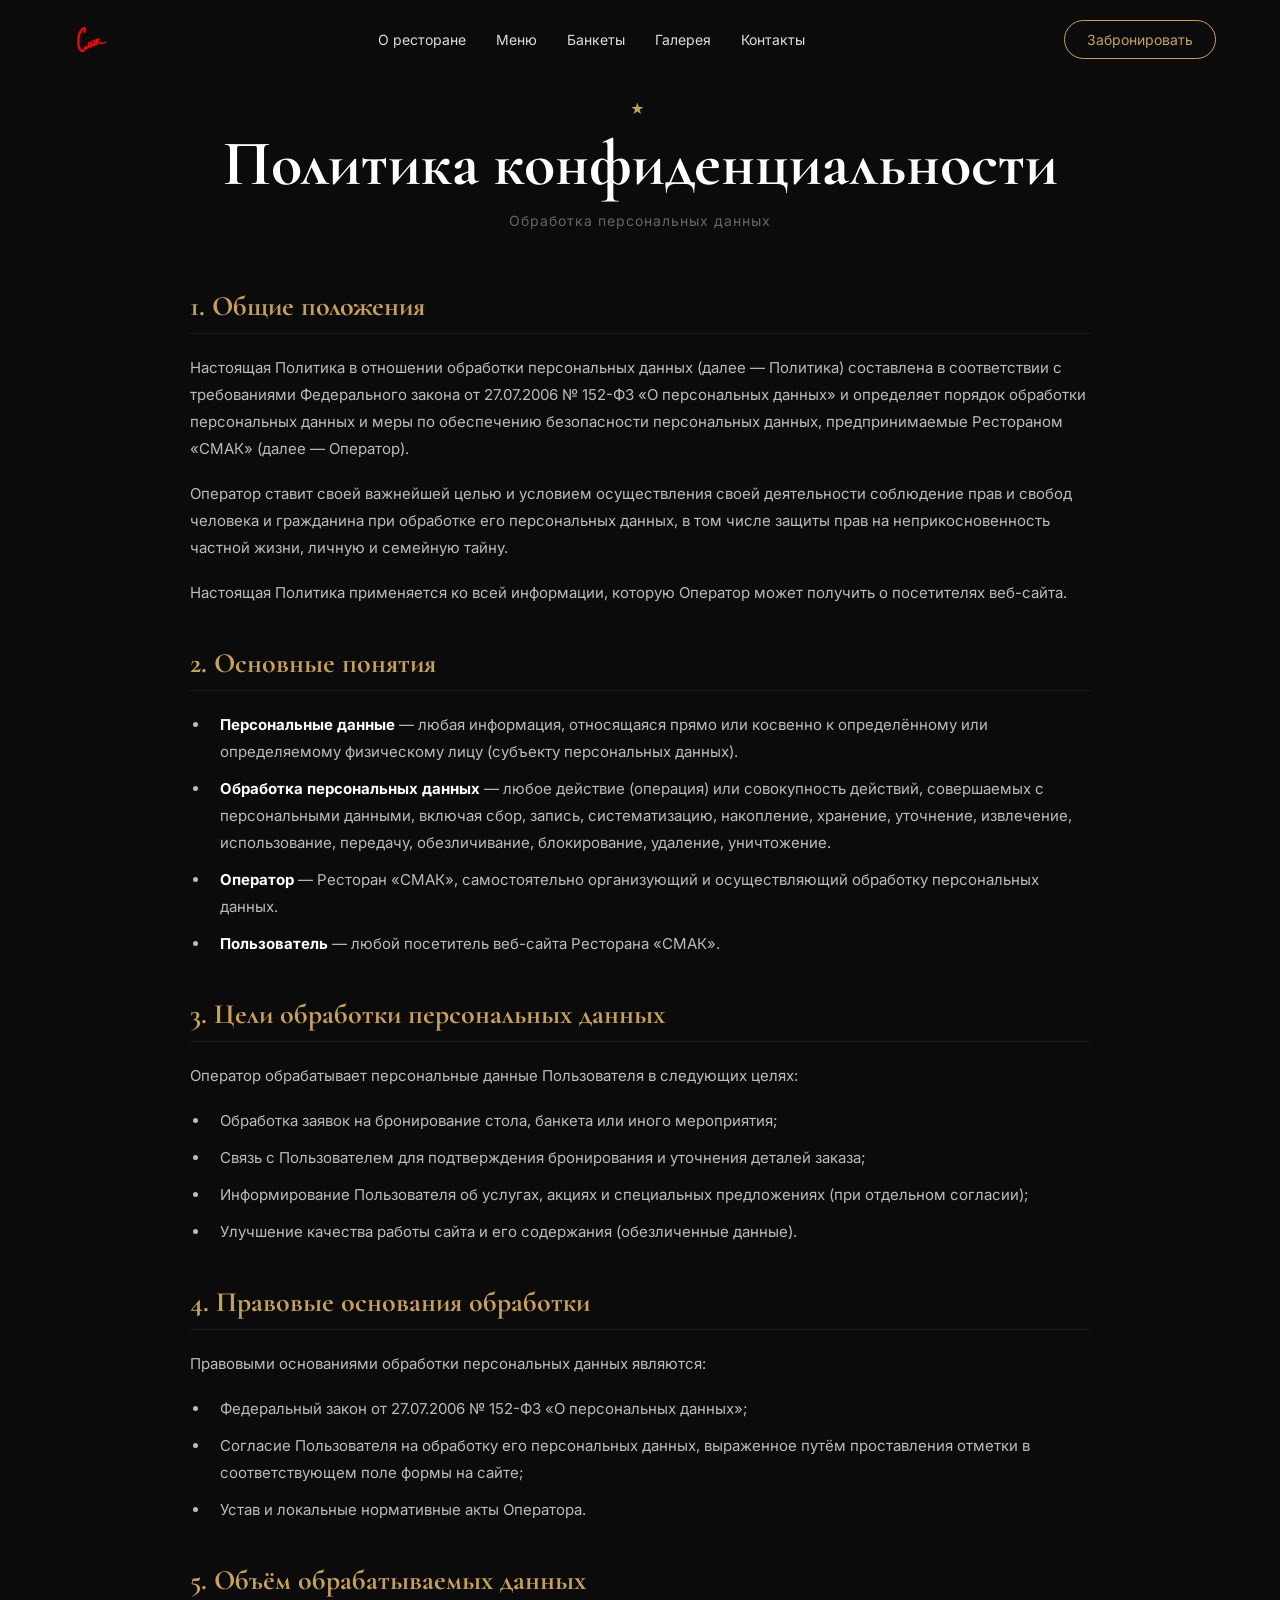
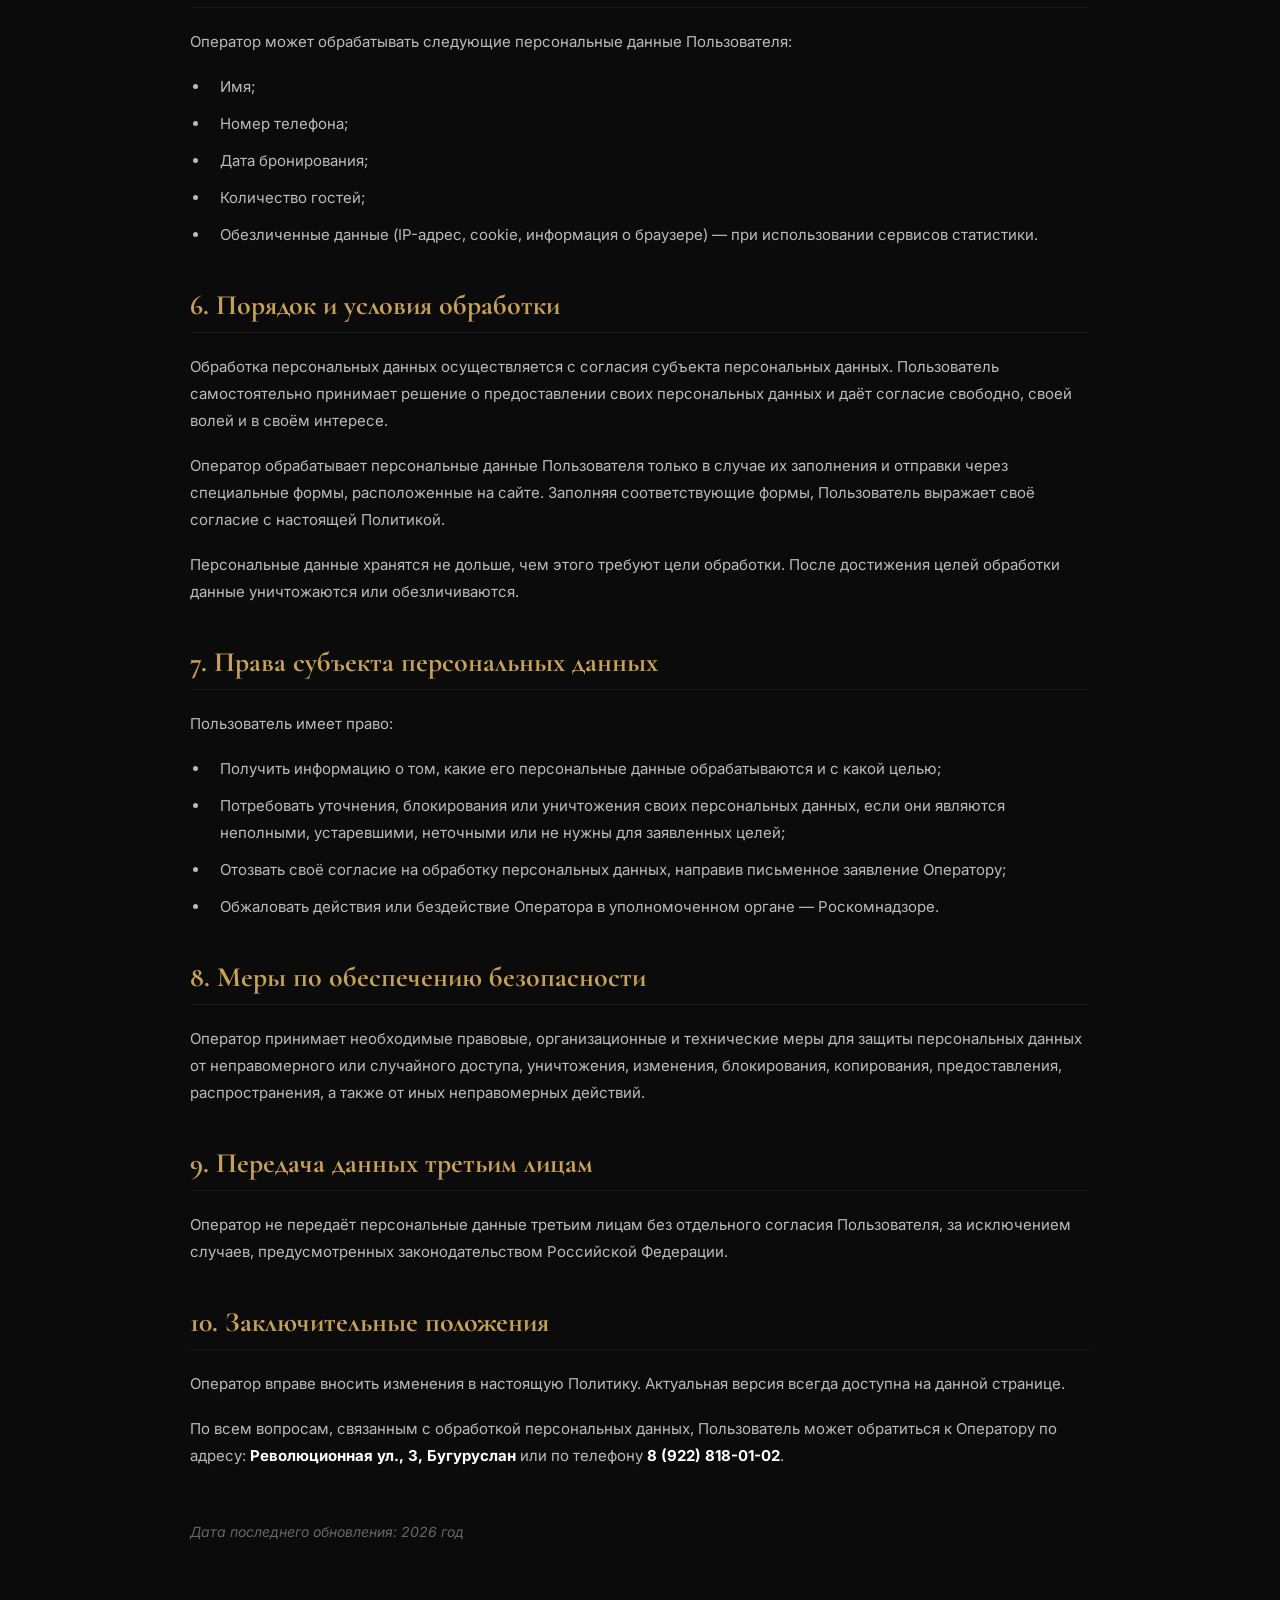
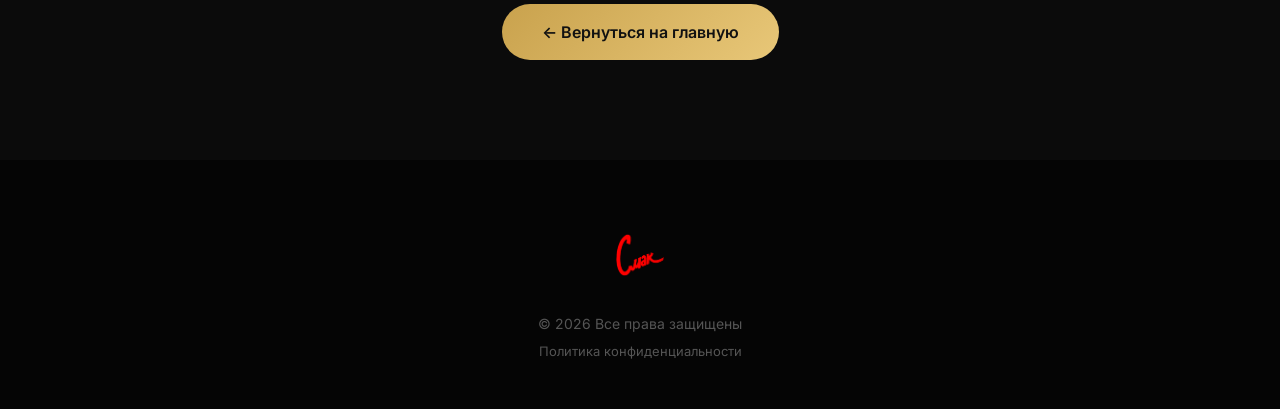
<file: privacy.html>
<!DOCTYPE html>
<html lang="ru">
<head>
    <meta charset="UTF-8">
    <meta name="viewport" content="width=device-width, initial-scale=1.0">
    <title>Политика конфиденциальности — Ресторан Смак</title>
    <meta name="description" content="Политика в отношении обработки персональных данных ресторана Смак в Бугуруслане.">
    <link rel="icon" type="image/png" href="favicon-96x96.png" sizes="96x96">
    <link rel="icon" type="image/svg+xml" href="favicon.svg">
    <link rel="shortcut icon" href="favicon.ico">
    <link rel="apple-touch-icon" sizes="180x180" href="apple-touch-icon.png">
    <link rel="manifest" href="site.webmanifest">
    <meta name="theme-color" content="#0b0b0b">
    <link rel="preconnect" href="https://fonts.googleapis.com">
    <link rel="preconnect" href="https://fonts.gstatic.com" crossorigin>
    <link href="https://fonts.googleapis.com/css2?family=Cormorant+Garamond:wght@400;500;600;700&family=Inter:wght@300;400;500;600&display=swap" rel="stylesheet">
    <link href='https://unpkg.com/boxicons@2.1.4/css/boxicons.min.css' rel='stylesheet'>
    <link rel="stylesheet" href="style.css">
</head>
<body>

<!-- Хедер -->
<header class="header">
    <div class="container nav-container">
        <a href="index.html" class="logo">
            <img src="logo.png" alt="СМАК">
        </a>
        <nav class="nav">
            <a href="index.html#about">О ресторане</a>
            <a href="menu.html">Меню</a>
            <a href="index.html#banquet">Банкеты</a>
            <a href="index.html#gallery">Галерея</a>
            <a href="index.html#contacts">Контакты</a>
        </nav>
        <a href="index.html#booking" class="nav-button">Забронировать</a>
        <button class="mobile-menu" aria-label="Открыть меню">
            <i class='bx bx-menu'></i>
        </button>
    </div>
</header>

<!-- Контент -->
<section class="privacy section">
    <div class="container">
        <div class="section-title">
            <span>★</span>
            <h2>Политика конфиденциальности</h2>
            <p class="section-subtitle">Обработка персональных данных</p>
        </div>

        <div class="privacy-content">

            <h3>1. Общие положения</h3>
            <p>Настоящая Политика в отношении обработки персональных данных (далее — Политика) составлена в соответствии с требованиями Федерального закона от 27.07.2006 № 152-ФЗ «О персональных данных» и определяет порядок обработки персональных данных и меры по обеспечению безопасности персональных данных, предпринимаемые Рестораном «СМАК» (далее — Оператор).</p>
            <p>Оператор ставит своей важнейшей целью и условием осуществления своей деятельности соблюдение прав и свобод человека и гражданина при обработке его персональных данных, в том числе защиты прав на неприкосновенность частной жизни, личную и семейную тайну.</p>
            <p>Настоящая Политика применяется ко всей информации, которую Оператор может получить о посетителях веб-сайта.</p>

            <h3>2. Основные понятия</h3>
            <ul>
                <li><strong>Персональные данные</strong> — любая информация, относящаяся прямо или косвенно к определённому или определяемому физическому лицу (субъекту персональных данных).</li>
                <li><strong>Обработка персональных данных</strong> — любое действие (операция) или совокупность действий, совершаемых с персональными данными, включая сбор, запись, систематизацию, накопление, хранение, уточнение, извлечение, использование, передачу, обезличивание, блокирование, удаление, уничтожение.</li>
                <li><strong>Оператор</strong> — Ресторан «СМАК», самостоятельно организующий и осуществляющий обработку персональных данных.</li>
                <li><strong>Пользователь</strong> — любой посетитель веб-сайта Ресторана «СМАК».</li>
            </ul>

            <h3>3. Цели обработки персональных данных</h3>
            <p>Оператор обрабатывает персональные данные Пользователя в следующих целях:</p>
            <ul>
                <li>Обработка заявок на бронирование стола, банкета или иного мероприятия;</li>
                <li>Связь с Пользователем для подтверждения бронирования и уточнения деталей заказа;</li>
                <li>Информирование Пользователя об услугах, акциях и специальных предложениях (при отдельном согласии);</li>
                <li>Улучшение качества работы сайта и его содержания (обезличенные данные).</li>
            </ul>

            <h3>4. Правовые основания обработки</h3>
            <p>Правовыми основаниями обработки персональных данных являются:</p>
            <ul>
                <li>Федеральный закон от 27.07.2006 № 152-ФЗ «О персональных данных»;</li>
                <li>Согласие Пользователя на обработку его персональных данных, выраженное путём проставления отметки в соответствующем поле формы на сайте;</li>
                <li>Устав и локальные нормативные акты Оператора.</li>
            </ul>

            <h3>5. Объём обрабатываемых данных</h3>
            <p>Оператор может обрабатывать следующие персональные данные Пользователя:</p>
            <ul>
                <li>Имя;</li>
                <li>Номер телефона;</li>
                <li>Дата бронирования;</li>
                <li>Количество гостей;</li>
                <li>Обезличенные данные (IP-адрес, cookie, информация о браузере) — при использовании сервисов статистики.</li>
            </ul>

            <h3>6. Порядок и условия обработки</h3>
            <p>Обработка персональных данных осуществляется с согласия субъекта персональных данных. Пользователь самостоятельно принимает решение о предоставлении своих персональных данных и даёт согласие свободно, своей волей и в своём интересе.</p>
            <p>Оператор обрабатывает персональные данные Пользователя только в случае их заполнения и отправки через специальные формы, расположенные на сайте. Заполняя соответствующие формы, Пользователь выражает своё согласие с настоящей Политикой.</p>
            <p>Персональные данные хранятся не дольше, чем этого требуют цели обработки. После достижения целей обработки данные уничтожаются или обезличиваются.</p>

            <h3>7. Права субъекта персональных данных</h3>
            <p>Пользователь имеет право:</p>
            <ul>
                <li>Получить информацию о том, какие его персональные данные обрабатываются и с какой целью;</li>
                <li>Потребовать уточнения, блокирования или уничтожения своих персональных данных, если они являются неполными, устаревшими, неточными или не нужны для заявленных целей;</li>
                <li>Отозвать своё согласие на обработку персональных данных, направив письменное заявление Оператору;</li>
                <li>Обжаловать действия или бездействие Оператора в уполномоченном органе — Роскомнадзоре.</li>
            </ul>

            <h3>8. Меры по обеспечению безопасности</h3>
            <p>Оператор принимает необходимые правовые, организационные и технические меры для защиты персональных данных от неправомерного или случайного доступа, уничтожения, изменения, блокирования, копирования, предоставления, распространения, а также от иных неправомерных действий.</p>

            <h3>9. Передача данных третьим лицам</h3>
            <p>Оператор не передаёт персональные данные третьим лицам без отдельного согласия Пользователя, за исключением случаев, предусмотренных законодательством Российской Федерации.</p>

            <h3>10. Заключительные положения</h3>
            <p>Оператор вправе вносить изменения в настоящую Политику. Актуальная версия всегда доступна на данной странице.</p>
            <p>По всем вопросам, связанным с обработкой персональных данных, Пользователь может обратиться к Оператору по адресу: <strong>Революционная ул., 3, Бугуруслан</strong> или по телефону <strong>8 (922) 818-01-02</strong>.</p>

            <p class="privacy-date">Дата последнего обновления: 2026 год</p>

        </div>

        <div class="privacy-back">
            <a href="index.html" class="button">← Вернуться на главную</a>
        </div>
    </div>
</section>

<!-- Футер -->
<footer>
    <div class="container">
        <img src="logo.png" alt="СМАК" class="footer-logo">
        <p>© 2026 Все права защищены</p>
        <p class="footer-link"><a href="privacy.html">Политика конфиденциальности</a></p>
    </div>
</footer>

<script src="script.js" defer></script>

</body>
</html>
</file>
<file: style.css>
/* =========================
RESET
========================= */

* {
    margin: 0;
    padding: 0;
    box-sizing: border-box;
}

html {
    -webkit-overflow-scrolling: touch;
}

body {
    background: #0b0b0b;
    color: #fff;
    font-family: 'Inter', sans-serif;
    overflow-x: hidden;
    cursor: default;
}

img {
    width: 100%;
    display: block;
    -webkit-user-drag: none;
    user-select: none;
}

a {
    text-decoration: none;
    color: inherit;
}

.container {
    width: min(1200px, 90%);
    margin: auto;
}

.section {
    padding: 100px 0;
}

/* =========================
VARIABLES
========================= */

:root {
    --gold: #c9a24d;
    --gold-light: #e8c778;
    --gold-dark: #a8873a;
    --black: #090909;
    --gray: #161616;
    --text: #d5d5d5;
}

/* =========================
LOADER
========================= */

.loader {
    position: fixed;
    inset: 0;
    background: #080808;
    z-index: 9999;
    display: flex;
    align-items: center;
    justify-content: center;
    transition: opacity 1s;
}

.loader.hidden {
    opacity: 0;
    pointer-events: none;
}

/* =========================
ЛОГОТИП
========================= */

.loader-logo img {
    height: 120px;
    width: auto;
    display: block;
    object-fit: contain;
}

.logo {
    display: flex;
    align-items: center;
    flex-shrink: 0;
}

.logo img {
    height: 55px;
    width: auto;
    display: block;
    object-fit: contain;
}

.hero-logo {
    height: 180px;
    width: auto;
    display: block;
    margin: 15px 0 30px;
    object-fit: contain;
}

.footer-logo {
    height: 90px;
    width: auto;
    margin: 0 auto 15px;
    display: block;
    object-fit: contain;
}

/* =========================
HEADER
========================= */

.header {
    position: fixed;
    top: 0;
    width: 100%;
    z-index: 1000;
    padding: 12px 0;
    transition: 0.3s;
    backdrop-filter: blur(3px);
}

.header.active {
    background: rgba(0, 0, 0, 0.6);
    backdrop-filter: blur(20px);
    -webkit-backdrop-filter: blur(20px);
    padding: 8px 0;
    border-bottom: 1px solid rgba(255, 255, 255, 0.06);
}

.nav-container {
    display: flex;
    align-items: center;
    justify-content: space-between;
}

.nav {
    display: flex;
    gap: 30px;
}

.nav a {
    color: #ddd;
    font-size: 14px;
    transition: 0.3s;
}

.nav a:hover {
    color: var(--gold);
}

.nav-button {
    padding: 10px 22px;
    border: 1px solid var(--gold);
    border-radius: 50px;
    color: var(--gold);
    transition: 0.4s;
    white-space: nowrap;
    font-size: 14px;
}

.nav-button:hover {
    background: var(--gold);
    color: #000;
}

.mobile-menu {
    display: none;
    font-size: 30px;
    cursor: pointer;
    color: #fff;
    transition: 0.3s;
    z-index: 1001;
    background: none;
    border: none;
    padding: 0;
}

.mobile-menu.active i {
    transform: rotate(90deg);
}

.nav.open {
    display: flex !important;
    flex-direction: column;
    position: absolute;
    top: 100%;
    left: 0;
    width: 100%;
    background: rgba(0, 0, 0, 0.95);
    backdrop-filter: blur(10px);
    -webkit-backdrop-filter: blur(10px);
    padding: 30px 20px;
    gap: 20px;
    text-align: center;
    border-top: 1px solid rgba(255,255,255,0.05);
}

.nav.open a {
    font-size: 18px;
    padding: 10px 0;
}

@media (max-width: 992px) {
    .nav { gap: 20px; }
}

@media (max-width: 768px) {
    .nav { display: none; }
    .mobile-menu { display: block; }
    .nav-button { display: none; }
}

/* =========================
BUTTONS
========================= */

.button {
    display: inline-flex;
    align-items: center;
    justify-content: center;
    padding: 18px 40px;
    background: linear-gradient(135deg, var(--gold), var(--gold-light));
    color: #111;
    border-radius: 50px;
    font-weight: 600;
    transition: 0.4s;
    border: none;
    cursor: pointer;
    font-size: 16px;
}

.button:hover {
    transform: translateY(-5px);
    box-shadow: 0 20px 40px rgba(201, 162, 77, 0.25);
}

.button-outline {
    padding: 18px 40px;
    border-radius: 50px;
    border: 1px solid rgba(255, 255, 255, 0.4);
    transition: 0.4s;
    background: transparent;
    color: #fff;
}

.button-outline:hover {
    background: rgba(255, 255, 255, 0.1);
    border-color: #fff;
}

.menu-button-wrapper {
    text-align: center;
    margin-top: 50px;
}

.menu-button {
    display: flex;
    width: max-content;
    margin: 0 auto;
}

@media (max-width: 480px) {
    .button {
        padding: 14px 28px;
        font-size: 14px;
        width: 100%;
        justify-content: center;
    }

    .button-outline {
        padding: 14px 28px;
        font-size: 14px;
        width: 100%;
        justify-content: center;
    }

    .hero-buttons {
        flex-direction: column;
        width: 100%;
    }

    .hero-buttons .button,
    .hero-buttons .button-outline {
        width: 100%;
        text-align: center;
    }
}

/* =========================
HERO
========================= */

.hero {
    height: 100vh;
    min-height: 800px;
    position: relative;
    display: flex;
    align-items: center;
}

.hero-bg {
    position: absolute;
    inset: 0;
    background: linear-gradient(90deg, rgba(0, 0, 0, 0.85), rgba(0, 0, 0, 0.35)), url("hol11.jpg");
    background-size: cover;
    background-position: center;
}

.hero-content {
    position: relative;
    z-index: 2;
}

.hero-small {
    color: var(--gold);
    letter-spacing: 5px;
    text-transform: uppercase;
    margin-bottom: 30px;
    font-size: 14px;
}

.hero h2 {
    font-size: 40px;
    font-weight: 300;
    margin: 30px 0;
}

.hero-buttons {
    display: flex;
    gap: 20px;
    flex-wrap: wrap;
}

.hero-info {
    display: flex;
    gap: 50px;
    margin-top: 80px;
    flex-wrap: wrap;
}

.hero-info div {
    display: flex;
    gap: 10px;
    align-items: center;
}

.hero-info i {
    color: var(--gold);
    font-size: 28px;
}

@media (max-width: 992px) {
    .hero { min-height: 700px; }
    .hero h2 { font-size: 34px; }
}

@media (max-width: 768px) {
    .hero {
        min-height: 600px;
        height: auto;
        padding: 120px 0 80px;
    }
    .hero h2 { font-size: 28px; margin: 20px 0; }
    .hero-info { gap: 25px; margin-top: 40px; }
    .hero-info i { font-size: 22px; }
    .hero-small { font-size: 12px; letter-spacing: 3px; margin-bottom: 20px; }
}

@media (max-width: 480px) {
    .hero { min-height: 500px; padding: 100px 0 60px; }
    .hero h2 { font-size: 20px; margin: 15px 0; }
    .hero-small { font-size: 10px; letter-spacing: 2px; margin-bottom: 15px; }
    .hero-info { gap: 15px; margin-top: 30px; flex-direction: column; }
    .hero-info div { font-size: 14px; }
    .hero-info i { font-size: 18px; min-width: 24px; }
}

/* =========================
TITLES
========================= */

.section-title {
    text-align: center;
    margin-bottom: 60px;
}

.section-title span {
    color: var(--gold);
    letter-spacing: 5px;
    font-size: 14px;
    display: block;
    margin-bottom: 8px;
}

.section-title h2 {
    font-family: 'Cormorant Garamond', serif;
    font-size: 64px;
    color: #fff;
}

.section-title .section-subtitle {
    color: #666;
    font-size: 14px;
    margin-top: 10px;
    letter-spacing: 1px;
}

@media (max-width: 768px) {
    .section-title { margin-bottom: 40px; }
    .section-title h2 { font-size: 42px; }
    .section-title span { font-size: 12px; letter-spacing: 3px; }
}

@media (max-width: 480px) {
    .section-title { margin-bottom: 30px; }
    .section-title h2 { font-size: 30px; }
    .section-title span { font-size: 10px; letter-spacing: 2px; }
    .section-title .section-subtitle { font-size: 12px; }
}

/* =========================
ABOUT
========================= */

.about-grid {
    display: grid;
    grid-template-columns: 1fr 1fr;
    gap: 80px;
    margin-top: 70px;
}

.about-text h3 {
    font-family: 'Cormorant Garamond', serif;
    font-size: 50px;
    margin-bottom: 30px;
}

.about-text p {
    color: var(--text);
    line-height: 1.8;
    margin-bottom: 20px;
}

.about-image img {
    height: 600px;
    object-fit: cover;
    border-radius: 16px;
}

.about-items {
    margin-top: 40px;
    display: grid;
    gap: 20px;
}

.about-items div {
    display: flex;
    gap: 15px;
    align-items: center;
}

.about-items i {
    color: var(--gold);
}

@media (max-width: 992px) {
    .about-grid { gap: 50px; }
    .about-text h3 { font-size: 40px; }
    .about-image img { height: 450px; }
}

@media (max-width: 768px) {
    .about-grid { grid-template-columns: 1fr; gap: 40px; margin-top: 40px; }
    .about-text h3 { font-size: 34px; }
    .about-image img { height: 350px; }
    .about-items { margin-top: 25px; gap: 15px; }
}

@media (max-width: 480px) {
    .about-grid { gap: 30px; margin-top: 30px; }
    .about-text h3 { font-size: 28px; margin-bottom: 20px; }
    .about-text p { font-size: 14px; line-height: 1.6; }
    .about-image img { height: 220px; }
    .about-items { gap: 12px; }
    .about-items div { font-size: 14px; gap: 10px; }
    .about-items i { font-size: 18px; }
}

/* =========================
FEATURES
========================= */

.features {
    background: #111;
    padding: 100px 0;
}

.features-grid {
    display: grid;
    grid-template-columns: repeat(4, 1fr);
    gap: 30px;
}

.feature-card {
    padding: 40px;
    background: #151515;
    border: 1px solid rgba(255, 255, 255, 0.08);
    transition: 0.4s;
    border-radius: 16px;
    text-align: center;
}

.feature-card:hover {
    transform: translateY(-10px);
    border-color: var(--gold);
}

.feature-card i {
    font-size: 45px;
    color: var(--gold);
}

.feature-card h3 {
    margin: 25px 0 15px;
    font-size: 22px;
}

.feature-card p {
    color: #999;
}

@media (max-width: 992px) {
    .features-grid { grid-template-columns: repeat(2, 1fr); gap: 20px; }
    .feature-card { padding: 30px; }
    .feature-card i { font-size: 38px; }
}

@media (max-width: 480px) {
    .features-grid { grid-template-columns: 1fr; gap: 15px; }
    .feature-card { padding: 25px; }
    .feature-card i { font-size: 32px; }
    .feature-card h3 { font-size: 18px; margin: 15px 0 10px; }
    .feature-card p { font-size: 13px; }
    .features { padding: 60px 0; }
}

/* =========================
ПОПУЛЯРНОЕ МЕНЮ (СЛАЙДЕР)
========================= */

.popularSwiper {
    width: 100%;
    padding: 20px 0 50px;
    margin-top: 20px;
    overflow: hidden;
}

.popularSwiper .swiper-slide {
    width: 280px;
    height: auto;
}

.popular-item {
    position: relative;
    border-radius: 16px;
    overflow: hidden;
    background: #111;
    height: 100%;
    display: flex;
    flex-direction: column;
}

.popular-item img {
    width: 100%;
    height: 320px;
    object-fit: cover;
    transition: transform 0.5s cubic-bezier(0.25, 0.46, 0.45, 0.94);
}

.popular-item:hover img {
    transform: scale(1.06);
}

.popular-overlay {
    position: absolute;
    bottom: 0;
    left: 0;
    right: 0;
    padding: 30px 24px 20px;
    background: linear-gradient(0deg, rgba(0,0,0,0.8) 0%, transparent 100%);
    display: flex;
    flex-direction: column;
    align-items: flex-start;
    justify-content: flex-end;
}

.popular-label {
    display: inline-block;
    background: var(--gold);
    color: #111;
    padding: 4px 16px;
    border-radius: 20px;
    font-size: 11px;
    font-weight: 600;
    letter-spacing: 0.5px;
    text-transform: uppercase;
    font-family: 'Inter', sans-serif;
    margin-bottom: 8px;
}

.popular-overlay h4 {
    font-family: 'Cormorant Garamond', serif;
    font-size: 24px;
    color: #fff;
    margin: 0 0 4px;
    font-weight: 600;
}

.popular-overlay p {
    font-size: 13px;
    color: #ccc;
    margin: 0;
}

.popularSwiper .swiper-pagination {
    position: relative;
    margin-top: 20px;
}

.popularSwiper .swiper-pagination-bullet {
    background: var(--gold);
    opacity: 0.4;
    width: 10px;
    height: 10px;
    transition: 0.3s;
}

.popularSwiper .swiper-pagination-bullet-active {
    opacity: 1;
    width: 30px;
    border-radius: 5px;
}

.popularSwiper .swiper-button-next,
.popularSwiper .swiper-button-prev {
    color: var(--gold);
    background: rgba(0, 0, 0, 0.4);
    width: 44px;
    height: 44px;
    border-radius: 50%;
    transition: 0.3s;
    backdrop-filter: blur(5px);
}

.popularSwiper .swiper-button-next:hover,
.popularSwiper .swiper-button-prev:hover {
    background: rgba(0, 0, 0, 0.7);
}

.popularSwiper .swiper-button-next::after,
.popularSwiper .swiper-button-prev::after {
    font-size: 18px;
}

@media (max-width: 992px) {
    .popularSwiper .swiper-slide { width: 260px; }
    .popular-item img { height: 280px; }
    .popular-overlay h4 { font-size: 20px; }
}

@media (max-width: 600px) {
    .popularSwiper .swiper-slide { width: 220px; }
    .popular-item img { height: 220px; }
    .popular-overlay { padding: 20px 18px 16px; }
    .popular-overlay h4 { font-size: 18px; }
    .popular-overlay p { font-size: 12px; }
    .popularSwiper .swiper-button-next,
    .popularSwiper .swiper-button-prev { display: none; }
}

@media (max-width: 420px) {
    .popularSwiper .swiper-slide { width: 180px; }
    .popular-item img { height: 180px; }
    .popular-overlay h4 { font-size: 16px; }
    .popular-overlay p { font-size: 11px; }
    .popular-label { font-size: 9px; padding: 2px 12px; }
}

/* =========================
BANQUET
========================= */

.banquet {
    padding: 150px 0;
    text-align: center;
    background: linear-gradient(135deg, #1a1a1a 0%, #0a0a0a 100%);
    position: relative;
    overflow: hidden;
}

.banquet::before {
    content: '';
    position: absolute;
    inset: 0;
    background: radial-gradient(circle at 50% 50%, rgba(201, 162, 77, 0.08) 0%, transparent 70%);
    pointer-events: none;
}

.banquet .container {
    position: relative;
    z-index: 1;
}

.banquet h2 {
    font-family: 'Cormorant Garamond', serif;
    font-size: 80px;
}

.banquet p {
    margin: 30px auto;
    max-width: 600px;
    color: #ddd;
    font-size: 18px;
}

.banquet .button {
    margin-top: 20px;
}

@media (max-width: 768px) {
    .banquet { padding: 100px 0; }
    .banquet h2 { font-size: 50px; }
    .banquet p { font-size: 16px; }
}

@media (max-width: 480px) {
    .banquet { padding: 70px 0; }
    .banquet h2 { font-size: 34px; }
    .banquet p { font-size: 14px; }
}

/* =========================
GALLERY
========================= */

.gallerySwiper {
    width: 100%;
    height: 500px;
    border-radius: 16px;
    overflow: hidden;
    position: relative;
    margin-top: 40px;
}

.gallerySwiper .swiper-slide {
    width: 100%;
    height: 100%;
}

.gallerySwiper .swiper-slide img {
    width: 100%;
    height: 100%;
    object-fit: cover;
}

.gallerySwiper .swiper-pagination-bullet {
    background: var(--gold);
    opacity: 0.5;
}

.gallerySwiper .swiper-pagination-bullet-active {
    opacity: 1;
}

.gallerySwiper .swiper-button-next,
.gallerySwiper .swiper-button-prev {
    color: var(--gold);
    background: rgba(0, 0, 0, 0.3);
    width: 50px;
    height: 50px;
    border-radius: 50%;
    transition: 0.3s;
}

.gallerySwiper .swiper-button-next:hover,
.gallerySwiper .swiper-button-prev:hover {
    background: rgba(0, 0, 0, 0.6);
}

.gallerySwiper .swiper-button-next::after,
.gallerySwiper .swiper-button-prev::after {
    font-size: 20px;
}

@media (max-width: 768px) {
    .gallerySwiper { height: 300px; }
    .gallerySwiper .swiper-button-next,
    .gallerySwiper .swiper-button-prev { width: 35px; height: 35px; }
    .gallerySwiper .swiper-button-next::after,
    .gallerySwiper .swiper-button-prev::after { font-size: 14px; }
}

/* =========================
BOOKING
========================= */

.booking-box {
    background: #111;
    padding: 70px;
    border-radius: 16px;
}

.booking-box h2 {
    font-family: 'Cormorant Garamond', serif;
    font-size: 50px;
}

.booking form {
    display: grid;
    gap: 20px;
    margin-top: 40px;
}

.booking input,
.booking select,
.booking textarea {
    padding: 20px;
    background: #181818;
    border: 1px solid #333;
    color: white;
    border-radius: 12px;
    font-size: 16px;
    transition: 0.3s;
    font-family: 'Inter', sans-serif;
}

.booking input[type="date"] {
    color-scheme: dark;
    color: #fff;
}

.booking input[type="date"]::-webkit-calendar-picker-indicator {
    filter: invert(1);
    cursor: pointer;
}

.booking input[type="date"]::-webkit-datetime-edit {
    color: #fff;
}

.booking input:focus,
.booking select:focus,
.booking textarea:focus {
    border-color: var(--gold);
    outline: none;
}

.booking select option {
    background: #181818;
    color: #fff;
}

.booking textarea {
    min-height: 120px;
    resize: vertical;
}

.booking .button {
    width: 100%;
}

/* =========================
ГАЛОЧКА СОГЛАСИЯ
========================= */

.checkbox-agree {
    display: flex;
    align-items: flex-start;
    gap: 12px;
    cursor: pointer;
    font-size: 14px;
    color: #aaa;
    line-height: 1.5;
    user-select: none;
    padding: 5px 0;
}

.checkbox-agree input[type="checkbox"] {
    appearance: none;
    -webkit-appearance: none;
    width: 22px;
    height: 22px;
    min-width: 22px;
    border: 2px solid #444;
    border-radius: 6px;
    background: #181818;
    cursor: pointer;
    position: relative;
    transition: 0.3s;
    margin: 0;
    padding: 0;
    flex-shrink: 0;
}

.checkbox-agree input[type="checkbox"]:checked {
    background: var(--gold);
    border-color: var(--gold);
}

.checkbox-agree input[type="checkbox"]:checked::after {
    content: '';
    position: absolute;
    left: 6px;
    top: 2px;
    width: 6px;
    height: 11px;
    border: solid #111;
    border-width: 0 2px 2px 0;
    transform: rotate(45deg);
}

.checkbox-agree input[type="checkbox"]:focus-visible {
    outline: 2px solid var(--gold);
    outline-offset: 3px;
}

.checkbox-agree input[type="checkbox"]:invalid {
    border-color: #d32f2f;
}

.checkbox-agree span {
    flex: 1;
}

.checkbox-agree a {
    color: var(--gold);
    text-decoration: underline;
    transition: 0.3s;
}

.checkbox-agree a:hover {
    color: var(--gold-light);
}

@media (max-width: 480px) {
    .checkbox-agree {
        font-size: 12px;
        gap: 10px;
    }

    .checkbox-agree input[type="checkbox"] {
        width: 20px;
        height: 20px;
        min-width: 20px;
    }

    .checkbox-agree input[type="checkbox"]:checked::after {
        left: 5px;
        top: 2px;
        width: 5px;
        height: 10px;
    }
}

@media (max-width: 992px) {
    .booking-box { padding: 50px 40px; }
    .booking-box h2 { font-size: 40px; }
}

@media (max-width: 768px) {
    .booking-box { padding: 35px 25px; }
    .booking-box h2 { font-size: 32px; }
    .booking form { gap: 15px; margin-top: 25px; }
    .booking input,
    .booking select { padding: 16px; font-size: 14px; }
}

@media (max-width: 480px) {
    .booking-box { padding: 25px 16px; }
    .booking-box h2 { font-size: 24px; }
    .booking form { gap: 12px; margin-top: 20px; }
    .booking input,
    .booking select { padding: 14px; font-size: 13px; }
}

/* =========================
CONTACTS FULL
========================= */

.contacts-full {
    background: #0b0b0b;
}

.contact-grid-full {
    display: grid;
    grid-template-columns: 1fr 1fr;
    gap: 70px;
    margin-top: 70px;
    align-items: start;
}

.contact-info-full h3 {
    font-family: 'Cormorant Garamond', serif;
    font-size: 50px;
    margin-bottom: 50px;
}

.contact-item-full {
    display: flex;
    gap: 25px;
    margin-bottom: 35px;
}

.contact-item-full i {
    font-size: 40px;
    color: var(--gold);
    min-width: 50px;
}

.contact-item-full h4 {
    font-size: 20px;
    margin-bottom: 5px;
}

.contact-item-full p {
    color: #aaa;
    font-size: 18px;
}

.contact-item-full a {
    color: #fff;
    transition: 0.3s;
    display: block;
}

.contact-item-full a:hover {
    color: var(--gold);
}

.social-buttons-full {
    display: flex;
    gap: 20px;
    margin-top: 40px;
    flex-wrap: wrap;
}

.social-full {
    display: inline-flex;
    align-items: center;
    gap: 10px;
    padding: 15px 30px;
    border: 1px solid #444;
    border-radius: 50px;
    transition: 0.3s;
}

.social-full:hover {
    background: var(--gold);
    color: #000;
    border-color: var(--gold);
}

.social-full i {
    font-size: 22px;
}

.map-box-full {
    height: 500px;
    border-radius: 16px;
    overflow: hidden;
}

.map-box-full iframe {
    width: 100%;
    height: 100%;
    border: 0;
}

@media (max-width: 992px) {
    .contact-grid-full { gap: 50px; }
    .contact-info-full h3 { font-size: 40px; margin-bottom: 35px; }
    .contact-item-full { gap: 20px; margin-bottom: 25px; }
    .contact-item-full i { font-size: 34px; min-width: 40px; }
}

@media (max-width: 768px) {
    .contact-grid-full { grid-template-columns: 1fr; gap: 40px; margin-top: 40px; }
    .contact-info-full h3 { font-size: 34px; margin-bottom: 30px; }
    .map-box-full { height: 350px; }
    .social-buttons-full { gap: 15px; }
    .social-full { width: 100%; justify-content: center; }
}

@media (max-width: 480px) {
    .contact-grid-full { gap: 30px; margin-top: 30px; }
    .contact-info-full h3 { font-size: 26px; margin-bottom: 20px; }
    .contact-item-full { gap: 14px; margin-bottom: 18px; }
    .contact-item-full i { font-size: 26px; min-width: 32px; }
    .contact-item-full h4 { font-size: 16px; }
    .contact-item-full p,
    .contact-item-full a { font-size: 14px; }
    .map-box-full { height: 220px; }
    .social-full { padding: 12px 20px; font-size: 14px; gap: 8px; }
    .social-full i { font-size: 18px; }
}

/* =========================
FOOTER
========================= */

footer {
    padding: 50px 0;
    background: #050505;
    text-align: center;
}

footer p {
    color: #555;
    font-size: 14px;
}

.footer-link {
    margin-top: 10px;
}

.footer-link a {
    color: #555;
    font-size: 13px;
    transition: 0.3s;
}

.footer-link a:hover {
    color: var(--gold);
}

@media (max-width: 480px) {
    footer { padding: 35px 0; }
    footer p { font-size: 12px; }
}

/* =========================
PAGE HERO (для menu.html)
========================= */

.page-hero {
    height: 60vh;
    display: flex;
    align-items: center;
    background: linear-gradient(90deg, rgba(0, 0, 0, 0.85), rgba(0, 0, 0, 0.35)), url("hol11.jpg");
    background-size: cover;
    background-position: center;
}

.page-hero span {
    color: var(--gold);
    letter-spacing: 5px;
}

.page-hero h1 {
    font-family: 'Cormorant Garamond', serif;
    font-size: 120px;
    margin: 20px 0;
}

.page-hero p {
    font-size: 25px;
    color: #ddd;
}

@media (max-width: 992px) {
    .page-hero { height: 50vh; }
    .page-hero h1 { font-size: 90px; }
    .page-hero p { font-size: 20px; }
}

@media (max-width: 768px) {
    .page-hero { height: 40vh; min-height: 300px; }
    .page-hero h1 { font-size: 60px; margin: 10px 0; }
    .page-hero p { font-size: 16px; }
    .page-hero span { font-size: 12px; letter-spacing: 3px; }
}

@media (max-width: 480px) {
    .page-hero { height: 35vh; min-height: 250px; }
    .page-hero h1 { font-size: 40px; margin: 8px 0; }
    .page-hero p { font-size: 14px; }
    .page-hero span { font-size: 10px; letter-spacing: 2px; }
}

/* =========================
FULL MENU (АККОРДЕОН) — БЕЗ ПРОБЕЛОВ И СДВИГОВ
========================= */

.menu-category {
    margin: 0;
    border-bottom: 1px solid rgba(255, 255, 255, 0.06);
}

.menu-category:last-child {
    border-bottom: none;
}

.menu-category-header {
    display: flex;
    align-items: center;
    justify-content: space-between;
    padding: 20px 0;
    cursor: pointer;
    user-select: none;
    -webkit-tap-highlight-color: transparent;
}

.menu-category-title {
    display: flex;
    align-items: center;
    gap: 14px;
    flex: 1;
}

.menu-category-icon {
    font-size: 26px;
    line-height: 1;
}

.menu-category-title h3 {
    font-family: 'Cormorant Garamond', serif;
    font-size: 28px;
    color: #fff;
    margin: 0;
    transition: color 0.3s;
    font-weight: 500;
    letter-spacing: 0.5px;
}

.menu-category-header:hover .menu-category-title h3 {
    color: var(--gold-light);
}

.menu-category-count {
    font-size: 13px;
    color: #666;
    font-weight: 400;
    background: rgba(255, 255, 255, 0.05);
    padding: 2px 12px;
    border-radius: 20px;
    border: 1px solid rgba(255, 255, 255, 0.06);
    flex-shrink: 0;
}

.menu-category-arrow {
    font-size: 20px;
    color: var(--gold);
    transition: transform 0.3s ease;
    flex-shrink: 0;
    opacity: 0.5;
    display: flex;
    align-items: center;
    margin-left: 12px;
}

.menu-category.active .menu-category-arrow {
    transform: rotate(180deg);
    opacity: 1;
}

/* Меню — БЕЗ анимации, мгновенное открытие */
.menu-category .menu-items {
    display: none;
    grid-template-columns: 1fr 1fr;
    gap: 12px;
    padding: 4px 0 24px 0;
}

.menu-category.active .menu-items {
    display: grid;
}

@media (max-width: 992px) {
    .menu-category .menu-items {
        gap: 10px;
    }
}

@media (max-width: 768px) {
    .menu-category-title h3 { font-size: 22px; }
    .menu-category-icon { font-size: 22px; }
    .menu-category-count { font-size: 11px; padding: 1px 10px; }
    .menu-category-header { padding: 16px 0; }
    .menu-category .menu-items {
        grid-template-columns: 1fr;
        gap: 8px;
    }
    .menu-category.active .menu-items { padding: 4px 0 18px 0; }
    .menu-category-arrow svg { width: 20px; height: 20px; }
}

@media (max-width: 480px) {
    .menu-category-title { gap: 10px; }
    .menu-category-title h3 { font-size: 17px; }
    .menu-category-icon { font-size: 18px; }
    .menu-category-count { font-size: 9px; padding: 1px 8px; }
    .menu-category-header { padding: 14px 0; }
    .menu-category-arrow svg { width: 18px; height: 18px; }
}

/* =========================
КАРТОЧКИ БЛЮД
========================= */

.menu-item {
    display: flex;
    align-items: center;
    justify-content: space-between;
    background: rgba(255, 255, 255, 0.02);
    padding: 14px 18px;
    border-radius: 10px;
    border: 1px solid rgba(255, 255, 255, 0.04);
    transition: all 0.3s ease;
    gap: 14px;
}

.menu-item:hover {
    border-color: rgba(201, 162, 77, 0.2);
    background: rgba(255, 255, 255, 0.05);
    transform: translateX(4px);
}

.menu-item-info {
    flex: 1;
    min-width: 0;
}

.menu-item-info h4 {
    font-family: 'Cormorant Garamond', serif;
    font-size: 19px;
    color: #fff;
    margin-bottom: 3px;
    font-weight: 500;
    letter-spacing: 0.3px;
}

.menu-item-info p {
    color: #888;
    font-size: 13px;
    line-height: 1.4;
    margin: 0;
}

.menu-item-meta {
    display: flex;
    align-items: center;
    gap: 12px;
    flex-shrink: 0;
}

.menu-item-meta .weight {
    font-size: 13px;
    color: #666;
    white-space: nowrap;
    font-weight: 400;
}

.menu-item-meta .price {
    font-size: 18px;
    font-weight: 600;
    color: var(--gold);
    white-space: nowrap;
    min-width: 60px;
    text-align: right;
    font-family: 'Inter', sans-serif;
}

.menu-note {
    margin-top: 16px;
    padding: 16px 20px;
    background: rgba(201, 162, 77, 0.05);
    border-radius: 10px;
    border-left: 3px solid var(--gold);
}

.menu-note p {
    color: #888;
    font-size: 13px;
    font-style: italic;
    margin: 0;
    line-height: 1.5;
}

@media (max-width: 768px) {
    .menu-item { padding: 12px 14px; flex-wrap: wrap; gap: 8px; }
    .menu-item-info h4 { font-size: 17px; }
    .menu-item-info p { font-size: 12px; }
    .menu-item-meta .price { font-size: 16px; min-width: 50px; }
    .menu-item-meta .weight { font-size: 12px; }
}

@media (max-width: 480px) {
    .menu-item { flex-direction: column; align-items: stretch; gap: 6px; padding: 12px 14px; border-radius: 8px; }
    .menu-item:hover { transform: none; }
    .menu-item-meta { justify-content: space-between; width: 100%; padding-top: 6px; border-top: 1px solid rgba(255, 255, 255, 0.04); }
    .menu-item-info h4 { font-size: 16px; }
    .menu-item-info p { font-size: 11px; }
    .menu-item-meta .price { font-size: 15px; min-width: 45px; }
    .menu-item-meta .weight { font-size: 11px; }
    .menu-note { padding: 12px 14px; margin-top: 12px; }
    .menu-note p { font-size: 11px; }
}

@media (max-width: 380px) {
    .menu-item { padding: 10px 12px; }
    .menu-item-info h4 { font-size: 14px; }
    .menu-item-info p { font-size: 10px; }
    .menu-item-meta .price { font-size: 14px; min-width: 40px; }
    .menu-item-meta .weight { font-size: 10px; }
}

/* =========================
АДАПТИВ ЛОГОТИПА
========================= */

@media (max-width: 992px) {
    .logo img { height: 48px; }
    .hero-logo { height: 160px; }
    .footer-logo { height: 80px; }
}

@media (max-width: 768px) {
    .logo img { height: 42px; }
    .loader-logo img { height: 90px; }
    .hero-logo { height: 130px; }
    .footer-logo { height: 70px; }
}

@media (max-width: 480px) {
    .logo img { height: 38px; }
    .loader-logo img { height: 70px; }
    .hero-logo { height: 110px; margin: 10px 0 20px; }
    .footer-logo { height: 60px; }
}

/* =========================
СТРАНИЦА ПОЛИТИКИ
========================= */

.privacy-content {
    max-width: 900px;
    margin: 0 auto;
}

.privacy-content h3 {
    font-family: 'Cormorant Garamond', serif;
    font-size: 28px;
    color: var(--gold);
    margin: 40px 0 20px;
    padding-bottom: 10px;
    border-bottom: 1px solid rgba(255, 255, 255, 0.06);
}

.privacy-content h3:first-child {
    margin-top: 0;
}

.privacy-content p {
    color: #bbb;
    line-height: 1.8;
    margin-bottom: 18px;
    font-size: 15px;
}

.privacy-content ul {
    margin: 0 0 20px 20px;
    padding: 0;
}

.privacy-content ul li {
    color: #bbb;
    line-height: 1.8;
    margin-bottom: 10px;
    font-size: 15px;
    padding-left: 10px;
}

.privacy-content strong {
    color: #fff;
}

.privacy-date {
    margin-top: 50px;
    color: #666 !important;
    font-style: italic;
    font-size: 14px !important;
}

.privacy-back {
    text-align: center;
    margin-top: 60px;
}

.privacy-back .button {
    display: inline-flex;
}

@media (max-width: 768px) {
    .privacy-content h3 { font-size: 22px; margin: 30px 0 15px; }
    .privacy-content p,
    .privacy-content ul li { font-size: 14px; }
    .privacy-back { margin-top: 40px; }
}

/* =========================
ДОПОЛНИТЕЛЬНО
========================= */

.hidden-field {
    position: absolute;
    left: -9999px;
    opacity: 0;
    pointer-events: none;
}

input:focus-visible,
button:focus-visible,
a:focus-visible {
    outline: 2px solid var(--gold);
    outline-offset: 3px;
}
</file>
